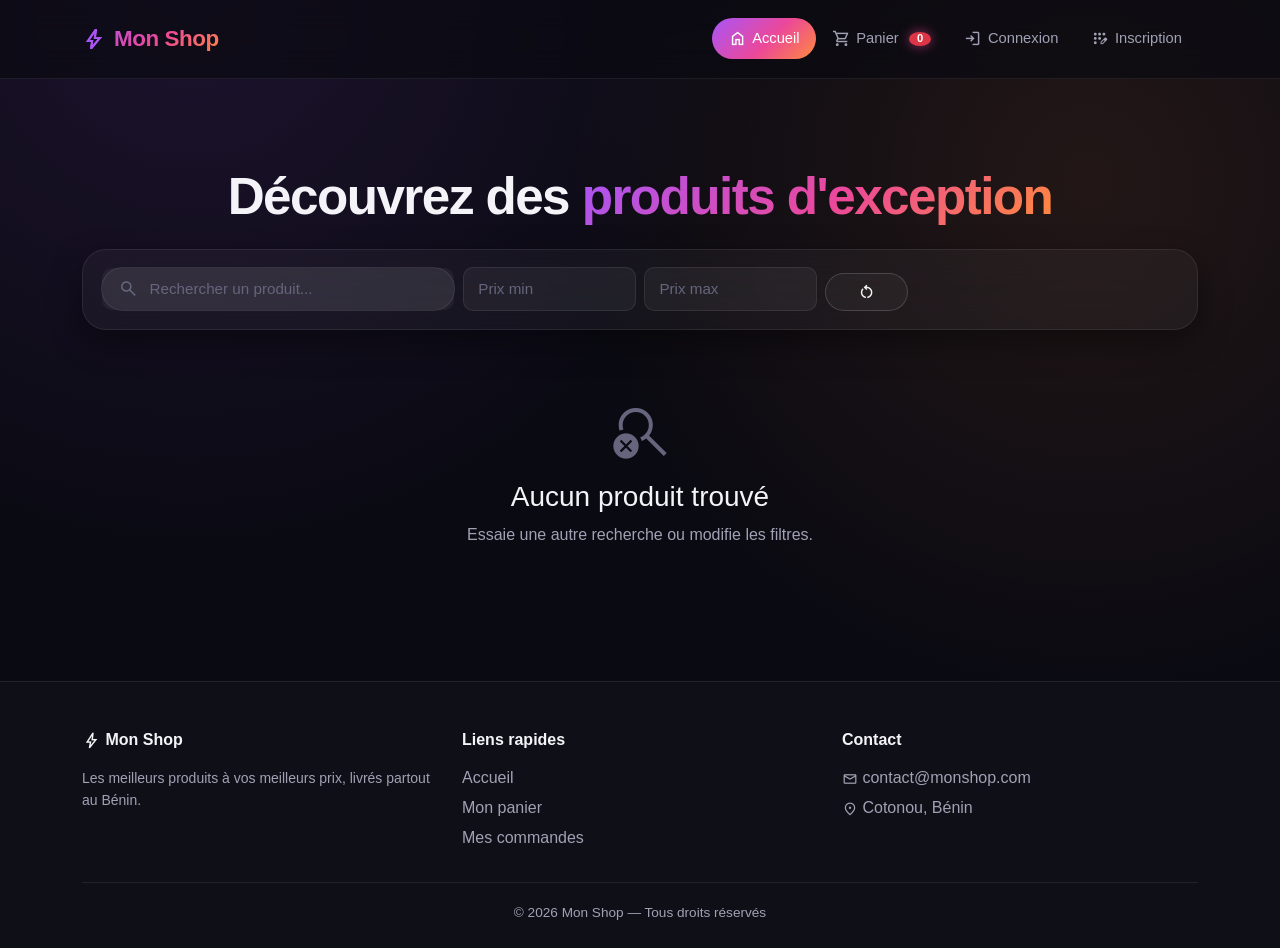
<file: frontend/index.html>
<!DOCTYPE html>
<html lang="fr">
<head>
    <meta charset="UTF-8" />
    <meta name="viewport" content="width=device-width, initial-scale=1.0"/>
    <title>Mon Shop - Accueil</title>
    <link href="https://cdn.jsdelivr.net/npm/bootstrap@5.3.0/dist/css/bootstrap.min.css" rel="stylesheet" />
    <link href="https://fonts.googleapis.com/css2?family=Material+Symbols+Outlined" rel="stylesheet" />
    <link rel="stylesheet" href="css/style.css" />
</head>
<body>

    <nav class="navbar navbar-expand-lg">
        <div class="container">
            <a class="navbar-brand" href="index.html">
                <span class="material-symbols-outlined">bolt</span> Mon Shop
            </a>
            <button class="navbar-toggler" type="button" data-bs-toggle="collapse" data-bs-target="#navbarNav">
                <span class="navbar-toggler-icon"></span>
            </button>
            <div class="collapse navbar-collapse" id="navbarNav">
                <ul class="navbar-nav ms-auto">
                    <li class="nav-item"><a class="nav-link active" href="index.html"><span class="material-symbols-outlined">home</span> Accueil</a></li>
                    <li class="nav-item"><a class="nav-link" href="cart.html"><span class="material-symbols-outlined">shopping_cart</span> Panier <span id="cart-count" class="badge bg-danger">0</span></a></li>
                    <li class="nav-item" id="auth-links"><a class="nav-link" href="login.html"><span class="material-symbols-outlined">login</span> Connexion</a></li>
                    <li class="nav-item" id="register-link"><a class="nav-link" href="register.html"><span class="material-symbols-outlined">app_registration</span> Inscription</a></li>
                    <li class="nav-item" id="orders-link" style="display:none;"><a class="nav-link" href="orders.html"><span class="material-symbols-outlined">receipt_long</span> Mes commandes</a></li>
                    <li class="nav-item" id="logout-link" style="display:none;"><a class="nav-link" href="#" id="logoutBtn"><span class="material-symbols-outlined">logout</span> Déconnexion</a></li>
                </ul>
            </div>
        </div>
    </nav>

    <section class="hero-section">
        <div class="container">
            <h1 class="hero-title">Découvrez des <span class="highlight">produits d'exception</span></h1>
            <p class="hero-subtitle">Les meilleurs produits à vos meilleurs prix, livrés rapidement partout au Bénin.</p>
        </div>
    </section>

    <div class="container">
        <div class="filters-bar">
            <div class="row g-2 align-items-end">
                <div class="col-md-4">
                    <div class="search-wrapper">
                        <span class="material-symbols-outlined search-icon">search</span>
                        <input type="text" id="searchInput" class="form-control search-input" style="padding-left:48px; border:none;" placeholder="Rechercher un produit..." />
                    </div>
                </div>
                <div class="col-md-3">
                    <select id="categoryFilter" class="form-select">
                        <option value="">Toutes catégories</option>
                    </select>
                </div>
                <div class="col-md-2">
                    <input type="number" id="priceMin" class="form-control" placeholder="Prix min" min="0" />
                </div>
                <div class="col-md-2">
                    <input type="number" id="priceMax" class="form-control" placeholder="Prix max" min="0" />
                </div>
                <div class="col-md-1">
                    <button id="resetFilters" class="btn-view w-100" title="Réinitialiser" style="border-radius:30px;">
                        <span class="material-symbols-outlined">restart_alt</span>
                    </button>
                </div>
            </div>
        </div>
    </div>

    <main class="container flex-grow-1 mt-4 mb-5">
        <div id="loading-state" class="text-center py-5">
            <div class="spinner-border"></div>
            <p class="text-secondary mt-3">Chargement des produits...</p>
        </div>
        <div id="product-list" class="row g-4"></div>
        <div id="no-products" class="empty-state d-none">
            <span class="material-symbols-outlined">search_off</span>
            <h3>Aucun produit trouvé</h3>
            <p>Essaie une autre recherche ou modifie les filtres.</p>
        </div>
    </main>

    <footer class="site-footer">
        <div class="container">
            <div class="row g-4">
                <div class="col-md-4">
                    <h6><span class="material-symbols-outlined">bolt</span> Mon Shop</h6>
                    <p class="small mb-0">Les meilleurs produits à vos meilleurs prix, livrés partout au Bénin.</p>
                </div>
                <div class="col-md-4">
                    <h6>Liens rapides</h6>
                    <p class="mb-1"><a href="index.html">Accueil</a></p>
                    <p class="mb-1"><a href="cart.html">Mon panier</a></p>
                    <p class="mb-0"><a href="orders.html">Mes commandes</a></p>
                </div>
                <div class="col-md-4">
                    <h6>Contact</h6>
                    <p class="mb-1"><span class="material-symbols-outlined" style="font-size:1rem;">mail</span> contact@monshop.com</p>
                    <p class="mb-0"><span class="material-symbols-outlined" style="font-size:1rem;">location_on</span> Cotonou, Bénin</p>
                </div>
            </div>
            <div class="footer-bottom">&copy; 2026 Mon Shop — Tous droits réservés</div>
        </div>
    </footer>

    <div class="modal fade" id="cartModal" tabindex="-1">
        <div class="modal-dialog modal-dialog-centered">
            <div class="modal-content">
                <div class="modal-header">
                    <h5 class="modal-title d-flex align-items-center gap-2">
                        <span class="material-symbols-outlined" id="modalIcon">info</span>
                        <span id="modalTitle">Panier</span>
                    </h5>
                    <button type="button" class="btn-close" data-bs-dismiss="modal"></button>
                </div>
                <div class="modal-body" id="modalBody"></div>
                <div class="modal-footer">
                    <button type="button" class="btn btn-secondary" data-bs-dismiss="modal">Fermer</button>
                </div>
            </div>
        </div>
    </div>

    <script src="https://cdn.jsdelivr.net/npm/bootstrap@5.3.0/dist/js/bootstrap.bundle.min.js"></script>
    <script type="module">
        import { isAuthenticated, logout } from './js/auth.js';
        import { loadProducts } from './js/products.js';
        import { getCart, addToCart } from './js/cart.js';

        let allProducts = [];

        function updateAuthUI() {
            const isAuth = isAuthenticated();
            document.getElementById('auth-links').style.display = isAuth ? 'none' : 'block';
            document.getElementById('register-link').style.display = isAuth ? 'none' : 'block';
            document.getElementById('orders-link').style.display = isAuth ? 'block' : 'none';
            document.getElementById('logout-link').style.display = isAuth ? 'block' : 'none';
        }

        document.getElementById('logoutBtn')?.addEventListener('click', (e) => {
            e.preventDefault();
            logout();
            updateAuthUI();
            window.location.href = 'index.html';
        });

        function updateCartCount() {
            const total = getCart().reduce((s, i) => s + i.quantity, 0);
            document.getElementById('cart-count').textContent = total;
        }

        function showModal(title, message, isSuccess = true) {
            document.getElementById('modalIcon').textContent = isSuccess ? 'check_circle' : 'error';
            document.getElementById('modalIcon').style.color = isSuccess ? 'var(--success)' : 'var(--danger)';
            document.getElementById('modalTitle').textContent = title;
            document.getElementById('modalBody').innerHTML = `
                <div class="alert ${isSuccess ? 'alert-success' : 'alert-danger'} mb-0">${message}</div>
            `;
            new bootstrap.Modal(document.getElementById('cartModal')).show();
        }

        function populateCategories(products) {
            const select = document.getElementById('categoryFilter');
            const categories = [...new Set(products.map(p => p.category).filter(c => c))];
            if (categories.length === 0) {
                select.closest('.col-md-3').style.display = 'none';
                return;
            }
            categories.sort().forEach(cat => {
                const opt = document.createElement('option');
                opt.value = cat;
                opt.textContent = cat;
                select.appendChild(opt);
            });
        }

        function displayProducts(products) {
            const container = document.getElementById('product-list');
            const noProducts = document.getElementById('no-products');

            if (!products || products.length === 0) {
                container.innerHTML = '';
                noProducts.classList.remove('d-none');
                return;
            }
            noProducts.classList.add('d-none');

            container.innerHTML = products.map(p => `
                <div class="col-md-4 col-lg-3">
                    <div class="card product-card">
                        <div class="product-image-wrapper">
                            <img src="${p.image || 'https://placehold.co/300x200?text=Produit'}"
                                 class="product-image" alt="${p.name}">
                            <span class="stock-badge ${p.stock > 0 ? 'stock-available' : 'stock-out'}">
                                ${p.stock > 0 ? 'En stock' : 'Rupture'}
                            </span>
                        </div>
                        <div class="card-body">
                            <h5 class="card-title">${p.name}</h5>
                            <p class="product-desc">${(p.description || '').substring(0, 55)}...</p>
                            <div class="price">${p.price}<span class="currency"> FCFA</span></div>
                            <div class="card-actions">
                                <a href="product-detail.html?id=${p.id}" class="btn-view">
                                    <span class="material-symbols-outlined">visibility</span> Voir
                                </a>
                                ${p.stock > 0 ? `
                                    <button class="btn-add-cart add-to-cart" data-id="${p.id}">
                                        <span class="material-symbols-outlined">add_shopping_cart</span>
                                    </button>
                                ` : `
                                    <button class="btn-add-cart disabled" disabled>
                                        <span class="material-symbols-outlined">block</span>
                                    </button>
                                `}
                            </div>
                        </div>
                    </div>
                </div>
            `).join('');

            document.querySelectorAll('.add-to-cart').forEach(btn => {
                btn.addEventListener('click', async function() {
                    const id = parseInt(this.dataset.id);
                    const result = await addToCart(id, 1);
                    updateCartCount();
                    if (result.success) {
                        showModal('Ajouté au panier', result.message, true);
                    } else {
                        showModal('Erreur', result.message, false);
                    }
                });
            });
        }

        function applyFilters() {
            const search = document.getElementById('searchInput').value.toLowerCase().trim();
            const category = document.getElementById('categoryFilter').value;
            const min = parseFloat(document.getElementById('priceMin').value) || 0;
            const max = parseFloat(document.getElementById('priceMax').value) || Infinity;

            const filtered = allProducts.filter(p => {
                const matchName = p.name.toLowerCase().includes(search);
                const matchCategory = !category || p.category === category;
                const matchPrice = p.price >= min && p.price <= max;
                return matchName && matchCategory && matchPrice;
            });

            displayProducts(filtered);
        }

        document.getElementById('searchInput').addEventListener('input', applyFilters);
        document.getElementById('categoryFilter').addEventListener('change', applyFilters);
        document.getElementById('priceMin').addEventListener('input', applyFilters);
        document.getElementById('priceMax').addEventListener('input', applyFilters);

        document.getElementById('resetFilters').addEventListener('click', () => {
            document.getElementById('searchInput').value = '';
            document.getElementById('categoryFilter').value = '';
            document.getElementById('priceMin').value = '';
            document.getElementById('priceMax').value = '';
            displayProducts(allProducts);
        });

        async function init() {
            updateAuthUI();
            updateCartCount();
            allProducts = await loadProducts();
            document.getElementById('loading-state').classList.add('d-none');
            populateCategories(allProducts);
            displayProducts(allProducts);
        }

        init();
    </script>
</body>
</html>
</file>
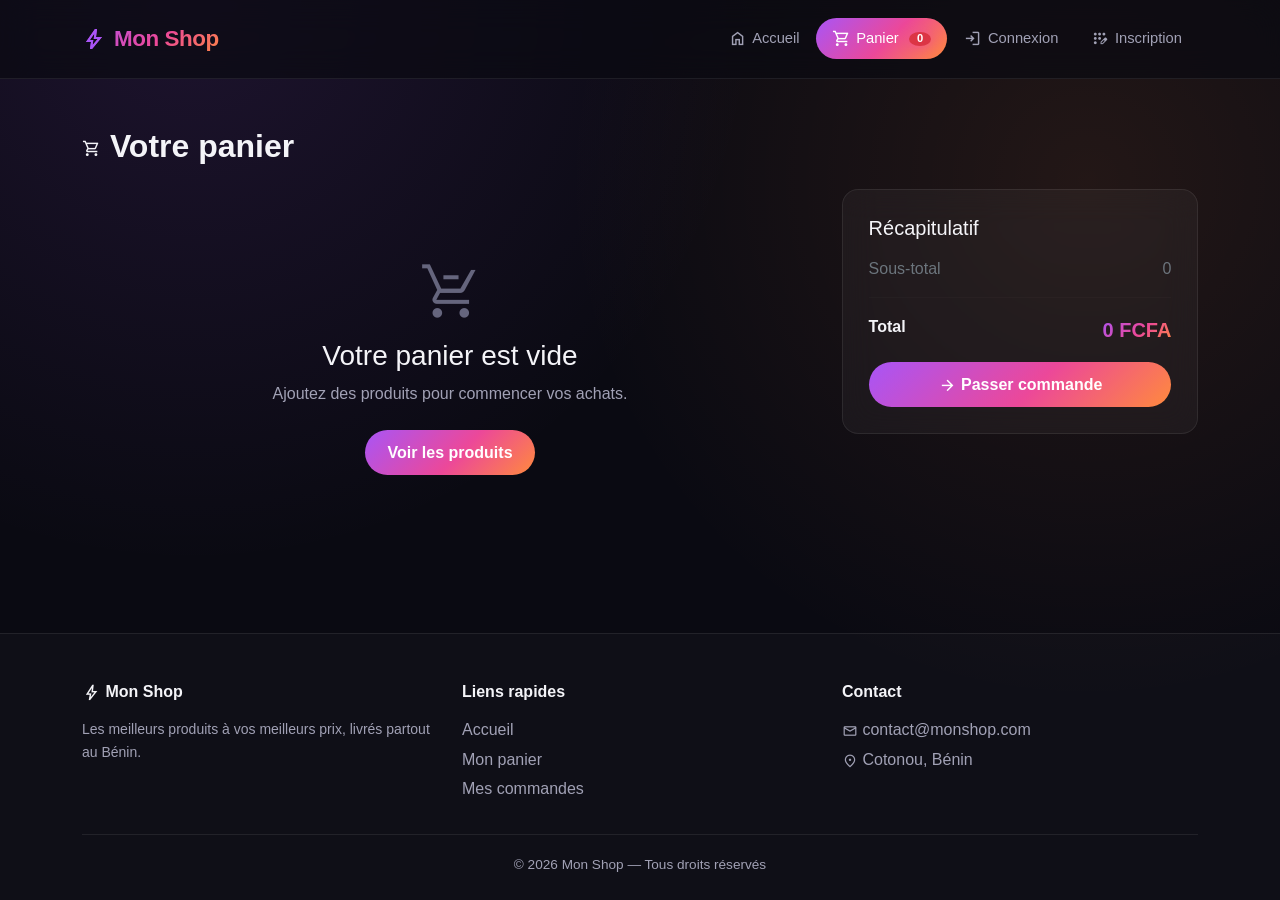
<file: frontend/cart.html>
<!DOCTYPE html>
<html lang="fr">
<head>
    <meta charset="UTF-8" />
    <meta name="viewport" content="width=device-width, initial-scale=1.0" />
    <title>Panier - Mon Shop</title>
    <link href="https://cdn.jsdelivr.net/npm/bootstrap@5.3.0/dist/css/bootstrap.min.css" rel="stylesheet" />
    <link href="https://fonts.googleapis.com/css2?family=Material+Symbols+Outlined" rel="stylesheet" />
    <link rel="stylesheet" href="css/style.css" />
</head>
<body>

    <nav class="navbar navbar-expand-lg">
        <div class="container">
            <a class="navbar-brand" href="index.html">
                <span class="material-symbols-outlined">bolt</span> Mon Shop
            </a>
            <button class="navbar-toggler" type="button" data-bs-toggle="collapse" data-bs-target="#navbarNav">
                <span class="navbar-toggler-icon"></span>
            </button>
            <div class="collapse navbar-collapse" id="navbarNav">
                <ul class="navbar-nav ms-auto">
                    <li class="nav-item"><a class="nav-link" href="index.html"><span class="material-symbols-outlined">home</span> Accueil</a></li>
                    <li class="nav-item"><a class="nav-link active" href="cart.html"><span class="material-symbols-outlined">shopping_cart</span> Panier <span id="cart-count" class="badge bg-danger">0</span></a></li>
                    <li class="nav-item" id="auth-links"><a class="nav-link" href="login.html"><span class="material-symbols-outlined">login</span> Connexion</a></li>
                    <li class="nav-item" id="register-link"><a class="nav-link" href="register.html"><span class="material-symbols-outlined">app_registration</span> Inscription</a></li>
                    <li class="nav-item" id="orders-link" style="display:none;"><a class="nav-link" href="orders.html"><span class="material-symbols-outlined">receipt_long</span> Mes commandes</a></li>
                    <li class="nav-item" id="logout-link" style="display:none;"><a class="nav-link" href="#" id="logoutBtn"><span class="material-symbols-outlined">logout</span> Déconnexion</a></li>
                </ul>
            </div>
        </div>
    </nav>

    <main class="container py-5">
        <h2 class="mb-4 fw-bold">
            <span class="material-symbols-outlined align-middle">shopping_cart</span> Votre panier
        </h2>

        <div class="row g-4">
            <div class="col-lg-8">
                <div id="cart-items" class="d-flex flex-column gap-3"></div>
            </div>

            <div class="col-lg-4">
                <div id="cart-total-section" class="cart-summary-box">
                    <h5 class="mb-3">Récapitulatif</h5>
                    <div class="d-flex justify-content-between mb-2 text-secondary">
                        <span>Sous-total</span>
                        <span id="cart-total">0</span>
                    </div>
                    <hr style="border-color: var(--border);">
                    <div class="d-flex justify-content-between mb-3">
                        <strong>Total</strong>
                        <strong id="cart-total-fcfa" class="price">0 FCFA</strong>
                    </div>
                    <a href="checkout.html" class="btn btn-primary w-100">
                        <span class="material-symbols-outlined">arrow_forward</span> Passer commande
                    </a>
                </div>
            </div>
        </div>
    </main>

    <footer class="site-footer">
        <div class="container">
            <div class="row g-4">
                <div class="col-md-4">
                    <h6><span class="material-symbols-outlined">bolt</span> Mon Shop</h6>
                    <p class="small mb-0">Les meilleurs produits à vos meilleurs prix, livrés partout au Bénin.</p>
                </div>
                <div class="col-md-4">
                    <h6>Liens rapides</h6>
                    <p class="mb-1"><a href="index.html">Accueil</a></p>
                    <p class="mb-1"><a href="cart.html">Mon panier</a></p>
                    <p class="mb-0"><a href="orders.html">Mes commandes</a></p>
                </div>
                <div class="col-md-4">
                    <h6>Contact</h6>
                    <p class="mb-1"><span class="material-symbols-outlined" style="font-size:1rem;">mail</span> contact@monshop.com</p>
                    <p class="mb-0"><span class="material-symbols-outlined" style="font-size:1rem;">location_on</span> Cotonou, Bénin</p>
                </div>
            </div>
            <div class="footer-bottom">&copy; 2026 Mon Shop — Tous droits réservés</div>
        </div>
    </footer>

    <script src="https://cdn.jsdelivr.net/npm/bootstrap@5.3.0/dist/js/bootstrap.bundle.min.js"></script>
    <script type="module">
        import { isAuthenticated, logout } from './js/auth.js';
        import { getCart, getCartDetails, removeFromCart, addToCart } from './js/cart.js';

        function updateAuthUI() {
            const isAuth = isAuthenticated();
            document.getElementById('auth-links').style.display = isAuth ? 'none' : 'block';
            document.getElementById('register-link').style.display = isAuth ? 'none' : 'block';
            document.getElementById('orders-link').style.display = isAuth ? 'block' : 'none';
            document.getElementById('logout-link').style.display = isAuth ? 'block' : 'none';
        }

        document.getElementById('logoutBtn')?.addEventListener('click', (e) => {
            e.preventDefault();
            logout();
            updateAuthUI();
            window.location.href = 'index.html';
        });

        function updateCartCount() {
            document.getElementById('cart-count').textContent = getCart().reduce((s, i) => s + i.quantity, 0);
        }

        async function displayCart() {
            const container = document.getElementById('cart-items');
            const items = await getCartDetails();
            updateCartCount();

            if (items.length === 0) {
                container.innerHTML = `
                    <div class="empty-state">
                        <span class="material-symbols-outlined">remove_shopping_cart</span>
                        <h3>Votre panier est vide</h3>
                        <p>Ajoutez des produits pour commencer vos achats.</p>
                        <a href="index.html" class="btn btn-primary mt-2">Voir les produits</a>
                    </div>`;
                document.getElementById('cart-total').textContent = '0';
                document.getElementById('cart-total-fcfa').textContent = '0 FCFA';
                return;
            }

            let total = 0;
            container.innerHTML = items.map(item => {
                total += item.total;
                return `
                    <div class="cart-item-card p-3 d-flex flex-wrap align-items-center gap-3">
                        <img src="${item.image || 'https://placehold.co/80x80?text=Produit'}" class="cart-item-img">
                        <div class="flex-grow-1">
                            <h6 class="mb-1">${item.name}</h6>
                            <span class="text-secondary small">${item.price} FCFA / unité</span>
                        </div>
                        <div class="qty-control">
                            <button class="qty-minus" data-id="${item.productId}">−</button>
                            <span>${item.quantity}</span>
                            <button class="qty-plus" data-id="${item.productId}">+</button>
                        </div>
                        <div style="min-width:90px;text-align:right;" class="price">${item.total}<span class="currency"> FCFA</span></div>
                        <button class="btn-add-cart remove-item" data-id="${item.productId}" style="background:var(--danger);width:38px;">
                            <span class="material-symbols-outlined">delete</span>
                        </button>
                    </div>
                `;
            }).join('');

            document.getElementById('cart-total').textContent = total;
            document.getElementById('cart-total-fcfa').textContent = total + ' FCFA';

            document.querySelectorAll('.remove-item').forEach(btn => {
                btn.addEventListener('click', () => {
                    removeFromCart(Number(btn.dataset.id));
                    displayCart();
                });
            });

            document.querySelectorAll('.qty-minus').forEach(btn => {
                btn.addEventListener('click', async () => {
                    const id = Number(btn.dataset.id);
                    const item = getCart().find(i => i.productId === id);
                    if (item.quantity > 1) {
                        await addToCart(id, -1);
                        displayCart();
                    }
                });
            });

            document.querySelectorAll('.qty-plus').forEach(btn => {
                btn.addEventListener('click', async () => {
                    const id = Number(btn.dataset.id);
                    await addToCart(id, 1);
                    displayCart();
                });
            });
        }

        updateAuthUI();
        displayCart();
    </script>
</body>
</html>
</file>
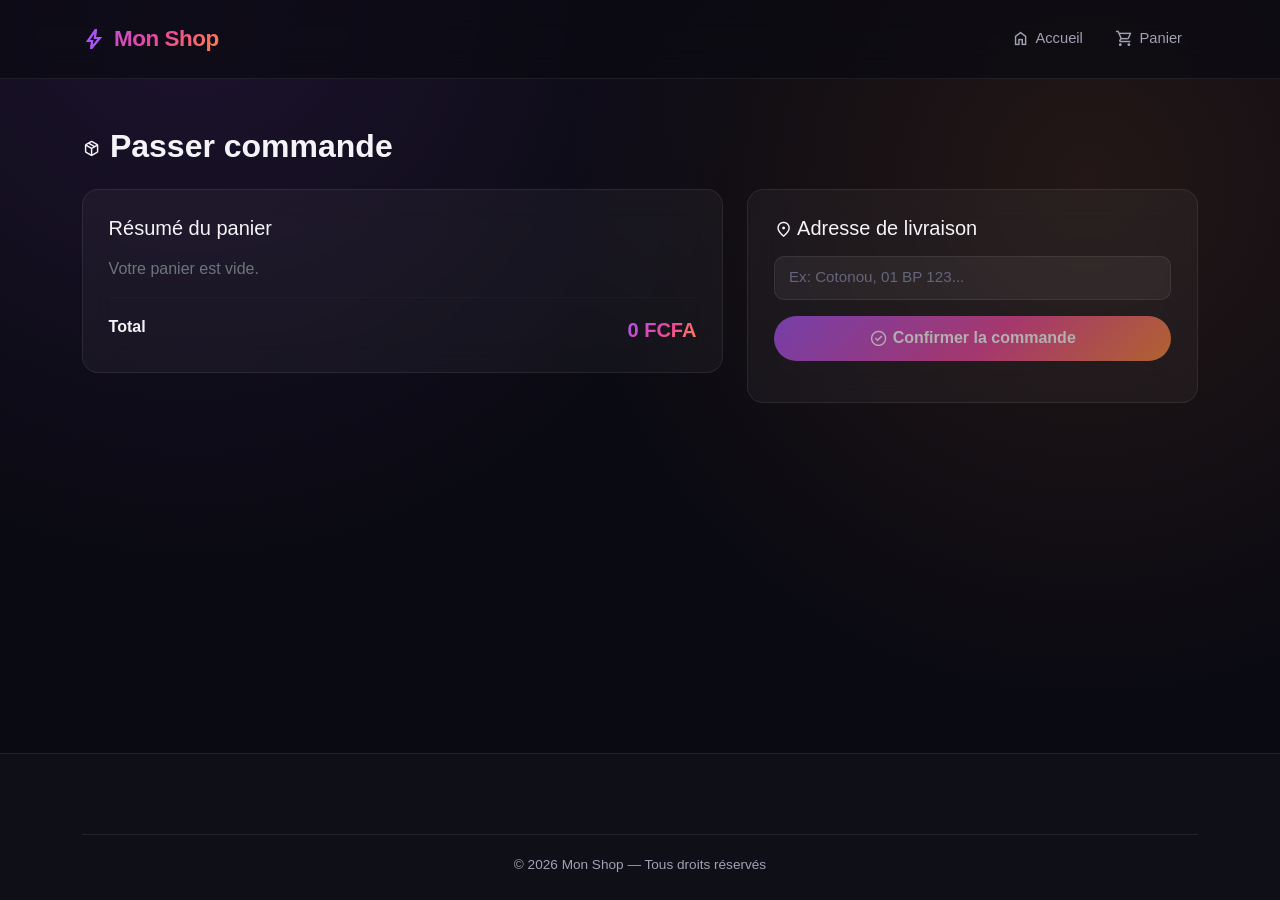
<file: frontend/checkout.html>
<!DOCTYPE html>
<html lang="fr">
<head>
    <meta charset="UTF-8" />
    <meta name="viewport" content="width=device-width, initial-scale=1.0" />
    <title>Passer commande - Mon Shop</title>
    <link href="https://cdn.jsdelivr.net/npm/bootstrap@5.3.0/dist/css/bootstrap.min.css" rel="stylesheet" />
    <link href="https://fonts.googleapis.com/css2?family=Material+Symbols+Outlined" rel="stylesheet" />
    <link rel="stylesheet" href="css/style.css" />
</head>
<body>

    <nav class="navbar navbar-expand-lg">
        <div class="container">
            <a class="navbar-brand" href="index.html">
                <span class="material-symbols-outlined">bolt</span> Mon Shop
            </a>
            <button class="navbar-toggler" type="button" data-bs-toggle="collapse" data-bs-target="#navbarNav">
                <span class="navbar-toggler-icon"></span>
            </button>
            <div class="collapse navbar-collapse" id="navbarNav">
                <ul class="navbar-nav ms-auto">
                    <li class="nav-item"><a class="nav-link" href="index.html"><span class="material-symbols-outlined">home</span> Accueil</a></li>
                    <li class="nav-item"><a class="nav-link" href="cart.html"><span class="material-symbols-outlined">shopping_cart</span> Panier</a></li>
                    <li class="nav-item" id="orders-link" style="display:none;"><a class="nav-link" href="orders.html"><span class="material-symbols-outlined">receipt_long</span> Mes commandes</a></li>
                    <li class="nav-item" id="logout-link" style="display:none;"><a class="nav-link" href="#" id="logoutBtn"><span class="material-symbols-outlined">logout</span> Déconnexion</a></li>
                </ul>
            </div>
        </div>
    </nav>

    <main class="container my-5">
        <h2 class="fw-bold mb-4">
            <span class="material-symbols-outlined align-middle">package_2</span> Passer commande
        </h2>

        <div class="row g-4">
            <div class="col-lg-7">
                <div class="cart-summary-box mb-4">
                    <h5 class="mb-3">Résumé du panier</h5>
                    <div id="cart-items"></div>
                    <hr style="border-color: var(--border);">
                    <div class="d-flex justify-content-between">
                        <strong>Total</strong>
                        <strong class="price"><span id="cart-total">0</span> FCFA</strong>
                    </div>
                </div>
            </div>

            <div class="col-lg-5">
                <div class="cart-summary-box">
                    <h5 class="mb-3">
                        <span class="material-symbols-outlined align-middle">location_on</span> Adresse de livraison
                    </h5>
                    <div class="mb-3">
                        <input type="text" id="address" class="form-control" placeholder="Ex: Cotonou, 01 BP 123..." required>
                    </div>
                    <button id="submit-order" class="btn btn-primary w-100">
                        <span class="material-symbols-outlined">check_circle</span> Confirmer la commande
                    </button>
                    <div id="order-message" class="mt-3"></div>
                </div>
            </div>
        </div>
    </main>

    <footer class="site-footer">
        <div class="container">
            <div class="footer-bottom">&copy; 2026 Mon Shop — Tous droits réservés</div>
        </div>
    </footer>

    <div class="modal fade" id="loginModal" tabindex="-1">
        <div class="modal-dialog modal-dialog-centered">
            <div class="modal-content">
                <div class="modal-header">
                    <h5 class="modal-title d-flex align-items-center gap-2">
                        <span class="material-symbols-outlined" style="color:var(--accent1);">lock</span>
                        Connexion requise
                    </h5>
                    <button type="button" class="btn-close" data-bs-dismiss="modal"></button>
                </div>
                <div class="modal-body">
                    <p>Vous devez être connecté pour passer une commande.</p>
                    <a href="login.html" class="btn btn-primary">Se connecter</a>
                    <a href="register.html" class="btn btn-dark-custom">Créer un compte</a>
                </div>
                <div class="modal-footer">
                    <button type="button" class="btn btn-secondary" data-bs-dismiss="modal">Fermer</button>
                </div>
            </div>
        </div>
    </div>

    <div class="modal fade" id="messageModal" tabindex="-1">
        <div class="modal-dialog modal-dialog-centered">
            <div class="modal-content">
                <div class="modal-header">
                    <h5 class="modal-title d-flex align-items-center gap-2">
                        <span class="material-symbols-outlined" id="messageModalIcon">info</span>
                        <span id="messageModalTitle">Message</span>
                    </h5>
                    <button type="button" class="btn-close" data-bs-dismiss="modal"></button>
                </div>
                <div class="modal-body" id="messageModalBody"></div>
                <div class="modal-footer">
                    <button type="button" class="btn btn-secondary" data-bs-dismiss="modal">Fermer</button>
                </div>
            </div>
        </div>
    </div>

    <script src="https://cdn.jsdelivr.net/npm/bootstrap@5.3.0/dist/js/bootstrap.bundle.min.js"></script>
    <script type="module">
        import { getCartDetails, clearCart } from './js/cart.js';
        import { getToken, isAuthenticated, logout } from './js/auth.js';
        import { API_URL } from './js/config.js';

        function updateAuthUI() {
            const isAuth = isAuthenticated();
            document.getElementById('orders-link').style.display = isAuth ? 'block' : 'none';
            document.getElementById('logout-link').style.display = isAuth ? 'block' : 'none';
        }

        document.getElementById('logoutBtn')?.addEventListener('click', (e) => {
            e.preventDefault();
            logout();
            updateAuthUI();
            window.location.href = 'index.html';
        });

        function showModal(title, message, isSuccess = true) {
            document.getElementById('messageModalIcon').textContent = isSuccess ? 'check_circle' : 'error';
            document.getElementById('messageModalIcon').style.color = isSuccess ? 'var(--success)' : 'var(--danger)';
            document.getElementById('messageModalTitle').textContent = title;
            document.getElementById('messageModalBody').innerHTML = `
                <div class="alert ${isSuccess ? 'alert-success' : 'alert-danger'} mb-0">${message}</div>
            `;
            new bootstrap.Modal(document.getElementById('messageModal')).show();
        }

        async function loadCart() {
            const items = await getCartDetails();
            const container = document.getElementById('cart-items');
            const totalSpan = document.getElementById('cart-total');

            if (!items || items.length === 0) {
                container.innerHTML = '<p class="text-secondary mb-0">Votre panier est vide.</p>';
                totalSpan.textContent = '0';
                document.getElementById('submit-order').disabled = true;
                return;
            }

            let total = 0;
            container.innerHTML = items.map(item => {
                total += item.total;
                return `<div class="d-flex justify-content-between py-2" style="border-bottom:1px solid var(--border);">
                    <span>${item.name}</span>
                    <span>${item.quantity} × ${item.price} FCFA = <strong>${item.total} FCFA</strong></span>
                </div>`;
            }).join('');
            totalSpan.textContent = total;
            document.getElementById('submit-order').disabled = false;
        }

        document.getElementById('submit-order').addEventListener('click', async function() {
            if (!isAuthenticated()) {
                new bootstrap.Modal(document.getElementById('loginModal')).show();
                return;
            }

            const address = document.getElementById('address').value.trim();
            if (!address) {
                showModal('Adresse manquante', 'Veuillez entrer votre adresse de livraison.', false);
                return;
            }

            const cart = JSON.parse(localStorage.getItem('cart') || '[]');
            if (cart.length === 0) {
                showModal('Panier vide', 'Votre panier est vide.', false);
                return;
            }

            const token = getToken();
            showModal('Traitement en cours', 'Votre commande est en cours de traitement...', true);

            try {
                const response = await fetch(`${API_URL}create_order/`, {
                    method: 'POST',
                    headers: {
                        'Content-Type': 'application/json',
                        'Authorization': `Bearer ${token}`
                    },
                    body: JSON.stringify({ cart, address })
                });

                const data = await response.json();

                if (response.ok) {
                    showModal('Commande enregistrée', `Commande #${data.order_id} créée avec succès !`, true);
                    clearCart();
                    setTimeout(() => window.location.href = 'order-confirmation.html', 2000);
                } else {
                    showModal('Erreur', data.error || 'Erreur lors de la commande.', false);
                }
            } catch (error) {
                showModal('Erreur réseau', 'Vérifiez votre connexion internet.', false);
            }
        });

        updateAuthUI();
        loadCart();
    </script>
</body>
</html>
</file>
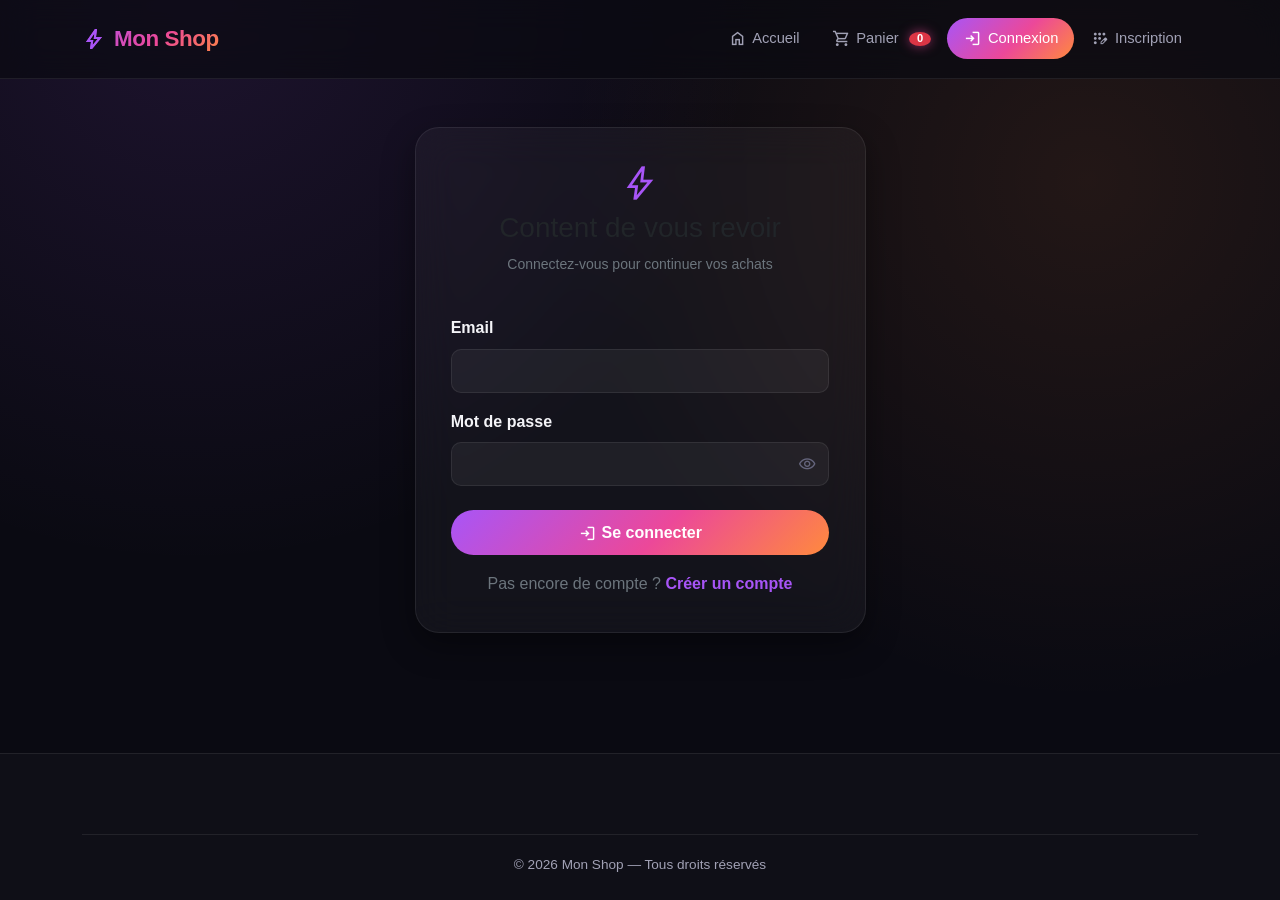
<file: frontend/login.html>
<!DOCTYPE html>
<html lang="fr">
<head>
    <meta charset="UTF-8" />
    <meta name="viewport" content="width=device-width, initial-scale=1.0" />
    <title>Mon Shop - Connexion</title>
    <link href="https://cdn.jsdelivr.net/npm/bootstrap@5.3.0/dist/css/bootstrap.min.css" rel="stylesheet" />
    <link href="https://fonts.googleapis.com/css2?family=Material+Symbols+Outlined" rel="stylesheet" />
    <link rel="stylesheet" href="css/style.css" />
</head>
<body>

    <nav class="navbar navbar-expand-lg">
        <div class="container">
            <a class="navbar-brand" href="index.html">
                <span class="material-symbols-outlined">bolt</span> Mon Shop
            </a>
            <button class="navbar-toggler" type="button" data-bs-toggle="collapse" data-bs-target="#navbarNav">
                <span class="navbar-toggler-icon"></span>
            </button>
            <div class="collapse navbar-collapse" id="navbarNav">
                <ul class="navbar-nav ms-auto">
                    <li class="nav-item"><a class="nav-link" href="index.html"><span class="material-symbols-outlined">home</span> Accueil</a></li>
                    <li class="nav-item"><a class="nav-link" href="cart.html"><span class="material-symbols-outlined">shopping_cart</span> Panier <span id="cart-count" class="badge bg-danger">0</span></a></li>
                    <li class="nav-item"><a class="nav-link active" href="login.html"><span class="material-symbols-outlined">login</span> Connexion</a></li>
                    <li class="nav-item"><a class="nav-link" href="register.html"><span class="material-symbols-outlined">app_registration</span> Inscription</a></li>
                </ul>
            </div>
        </div>
    </nav>

    <main class="container my-5 flex-grow-1">
        <div class="row justify-content-center">
            <div class="col-md-7 col-lg-5">
                <div class="card auth-card">
                    <div class="card-body">
                        <div class="text-center mb-4">
                            <span class="material-symbols-outlined" style="font-size:2.5rem;color:var(--accent1);">bolt</span>
                            <h1 class="h3 mt-2">Content de vous revoir</h1>
                            <p class="text-secondary small">Connectez-vous pour continuer vos achats</p>
                        </div>
                        <form id="loginForm">
                            <div class="mb-3">
                                <label for="username" class="form-label fw-semibold">Email</label>
                                <input type="text" class="form-control" id="username" autocomplete="username" required />
                            </div>
                            <div class="mb-3">
                                <label for="password" class="form-label fw-semibold">Mot de passe</label>
                                <div class="password-wrapper">
                                    <input type="password" class="form-control" id="password" autocomplete="current-password" required />
                                    <button type="button" class="password-toggle" data-target="password">
                                        <span class="material-symbols-outlined">visibility</span>
                                    </button>
                                </div>
                            </div>
                            <button type="submit" class="btn btn-primary w-100 mt-2" id="loginBtn">
                                <span class="material-symbols-outlined">login</span> Se connecter
                            </button>
                        </form>
                        <div id="message" class="alert mt-3 d-none" role="alert"></div>
                        <p class="text-center text-secondary mt-3 mb-0">
                            Pas encore de compte ? <a href="register.html" style="color:var(--accent1);font-weight:600;">Créer un compte</a>
                        </p>
                    </div>
                </div>
            </div>
        </div>
    </main>

    <footer class="site-footer">
        <div class="container">
            <div class="footer-bottom">&copy; 2026 Mon Shop — Tous droits réservés</div>
        </div>
    </footer>

    <script src="https://cdn.jsdelivr.net/npm/bootstrap@5.3.0/dist/js/bootstrap.bundle.min.js"></script>
    <script type="module">
        import { login, isAuthenticated } from './js/auth.js';
        import { getCart } from './js/cart.js';

        function updateCartCount() {
            const total = getCart().reduce((sum, item) => sum + item.quantity, 0);
            document.getElementById('cart-count').textContent = total;
        }

        document.querySelectorAll('.password-toggle').forEach(btn => {
            btn.addEventListener('click', () => {
                const input = document.getElementById(btn.dataset.target);
                const icon = btn.querySelector('.material-symbols-outlined');
                if (input.type === 'password') {
                    input.type = 'text';
                    icon.textContent = 'visibility_off';
                } else {
                    input.type = 'password';
                    icon.textContent = 'visibility';
                }
            });
        });

        function showMessage(text, type) {
            const msg = document.getElementById('message');
            msg.textContent = text;
            msg.className = `alert alert-${type} mt-3`;
        }

        if (isAuthenticated()) window.location.href = 'index.html';

        document.getElementById('loginForm').addEventListener('submit', async (e) => {
            e.preventDefault();
            const btn = document.getElementById('loginBtn');
            const username = document.getElementById('username').value.trim();
            const password = document.getElementById('password').value;

            btn.disabled = true;
            btn.innerHTML = '<span class="spinner-border spinner-border-sm"></span> Connexion...';

            const result = await login(username, password);
            if (result === "Connexion réussie") {
                showMessage(result, 'success');
                setTimeout(() => window.location.href = 'index.html', 800);
            } else {
                showMessage(result, 'danger');
                btn.disabled = false;
                btn.innerHTML = '<span class="material-symbols-outlined">login</span> Se connecter';
            }
        });

        updateCartCount();
    </script>
</body>
</html>
</file>
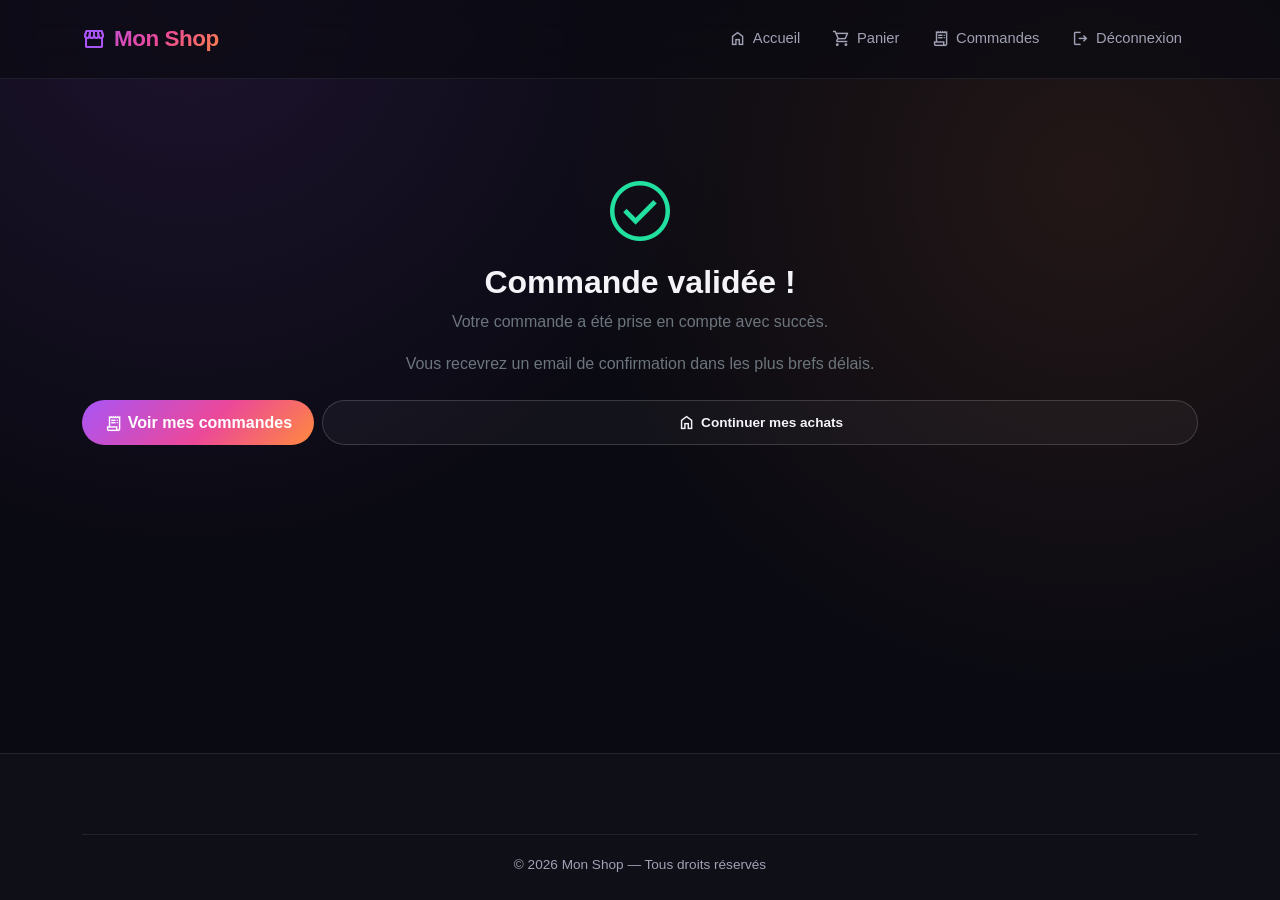
<file: frontend/order-confirmation.html>
<!DOCTYPE html>
<html lang="fr">
<head>
    <meta charset="UTF-8" />
    <meta name="viewport" content="width=device-width, initial-scale=1.0" />
    <title>Mon Shop - Commande validée</title>
    <link href="https://cdn.jsdelivr.net/npm/bootstrap@5.3.0/dist/css/bootstrap.min.css" rel="stylesheet" />
    <link href="https://fonts.googleapis.com/css2?family=Material+Symbols+Outlined" rel="stylesheet" />
    <link rel="stylesheet" href="css/style.css" />
</head>
<body>

    <nav class="navbar navbar-expand-lg">
        <div class="container">
            <a class="navbar-brand" href="index.html">
                <span class="material-symbols-outlined">storefront</span> Mon Shop
            </a>
            <button class="navbar-toggler" type="button" data-bs-toggle="collapse" data-bs-target="#navbarNav">
                <span class="navbar-toggler-icon"></span>
            </button>
            <div class="collapse navbar-collapse" id="navbarNav">
                <ul class="navbar-nav ms-auto">
                    <li class="nav-item"><a class="nav-link" href="index.html"><span class="material-symbols-outlined">home</span> Accueil</a></li>
                    <li class="nav-item"><a class="nav-link" href="cart.html"><span class="material-symbols-outlined">shopping_cart</span> Panier</a></li>
                    <li class="nav-item"><a class="nav-link" href="orders.html"><span class="material-symbols-outlined">receipt_long</span> Commandes</a></li>
                    <li class="nav-item" id="logout-link"><a class="nav-link" href="#" id="logoutBtn"><span class="material-symbols-outlined">logout</span> Déconnexion</a></li>
                </ul>
            </div>
        </div>
    </nav>

    <main class="container my-5 flex-grow-1 text-center py-5">
        <span class="material-symbols-outlined" style="font-size:4.5rem;color:var(--success);">check_circle</span>
        <h1 class="h2 mt-3 fw-bold">Commande validée !</h1>
        <p class="text-secondary">Votre commande a été prise en compte avec succès.</p>
        <p class="text-secondary">Vous recevrez un email de confirmation dans les plus brefs délais.</p>
        <div class="mt-4 d-flex justify-content-center gap-2 flex-wrap">
            <a href="orders.html" class="btn btn-primary">
                <span class="material-symbols-outlined">receipt_long</span> Voir mes commandes
            </a>
            <a href="index.html" class="btn-view d-inline-flex align-items-center" style="width:auto;">
                <span class="material-symbols-outlined">home</span> Continuer mes achats
            </a>
        </div>
    </main>

    <footer class="site-footer">
        <div class="container">
            <div class="footer-bottom">&copy; 2026 Mon Shop — Tous droits réservés</div>
        </div>
    </footer>

    <script src="https://cdn.jsdelivr.net/npm/bootstrap@5.3.0/dist/js/bootstrap.bundle.min.js"></script>
    <script type="module">
        import { logout } from './js/auth.js';

        document.getElementById('logoutBtn')?.addEventListener('click', (e) => {
            e.preventDefault();
            logout();
            window.location.href = 'index.html';
        });
    </script>
</body>
</html>
</file>
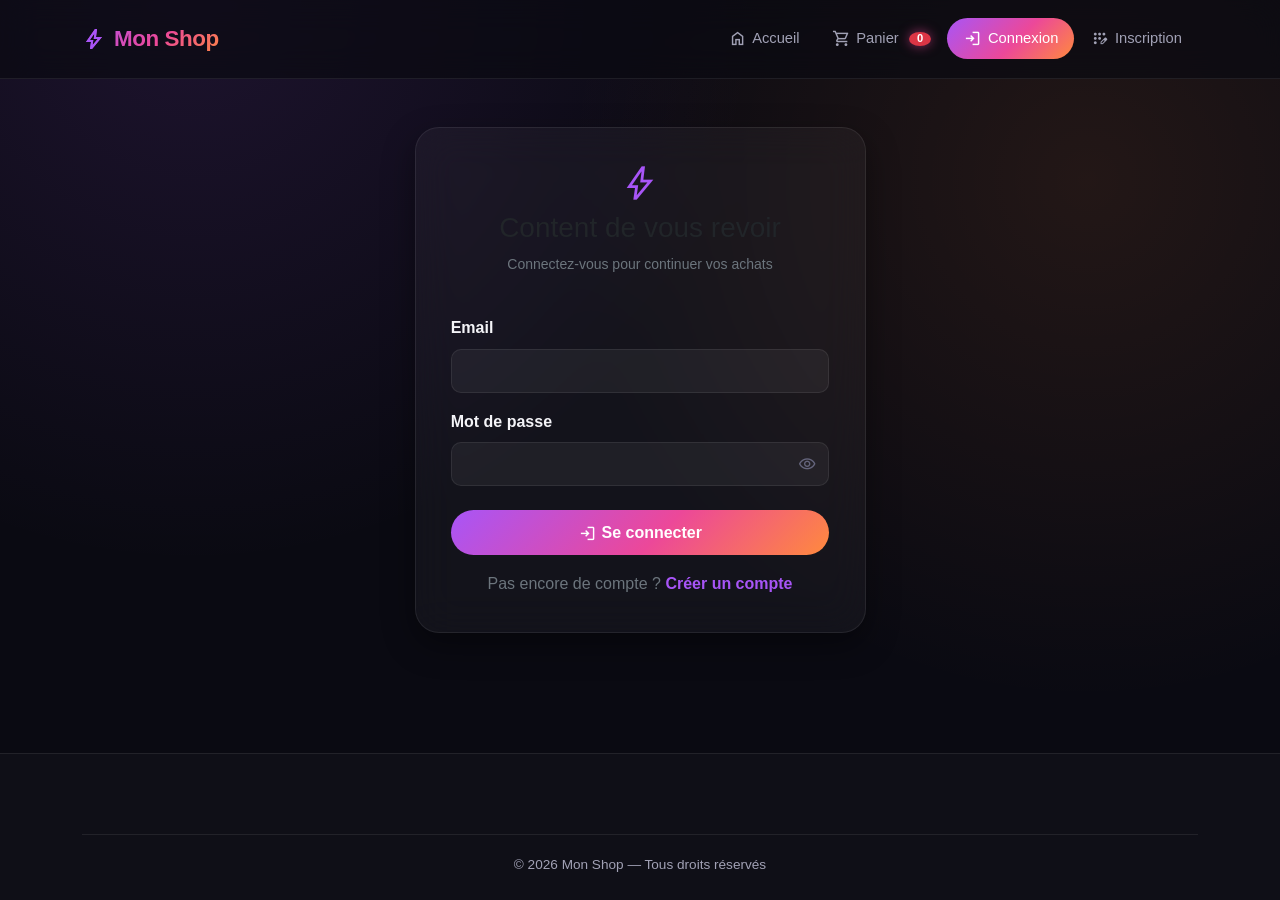
<file: frontend/order-detail.html>
<!DOCTYPE html>
<html lang="fr">
<head>
    <meta charset="UTF-8" />
    <meta name="viewport" content="width=device-width, initial-scale=1.0" />
    <title>Détail commande - Mon Shop</title>
    <link href="https://cdn.jsdelivr.net/npm/bootstrap@5.3.0/dist/css/bootstrap.min.css" rel="stylesheet" />
    <link href="https://fonts.googleapis.com/css2?family=Material+Symbols+Outlined" rel="stylesheet" />
    <link rel="stylesheet" href="css/style.css" />
</head>
<body>

    <nav class="navbar navbar-expand-lg">
        <div class="container">
            <a class="navbar-brand" href="index.html">
                <span class="material-symbols-outlined">storefront</span> Mon Shop
            </a>
            <button class="navbar-toggler" type="button" data-bs-toggle="collapse" data-bs-target="#navbarNav">
                <span class="navbar-toggler-icon"></span>
            </button>
            <div class="collapse navbar-collapse" id="navbarNav">
                <ul class="navbar-nav ms-auto">
                    <li class="nav-item"><a class="nav-link" href="index.html"><span class="material-symbols-outlined">home</span> Accueil</a></li>
                    <li class="nav-item"><a class="nav-link" href="cart.html"><span class="material-symbols-outlined">shopping_cart</span> Panier</a></li>
                    <li class="nav-item"><a class="nav-link" href="orders.html"><span class="material-symbols-outlined">receipt_long</span> Mes commandes</a></li>
                    <li class="nav-item" id="logout-link"><a class="nav-link" href="#" id="logoutBtn"><span class="material-symbols-outlined">logout</span> Déconnexion</a></li>
                </ul>
            </div>
        </div>
    </nav>

    <main class="container my-5">
        <a href="orders.html" class="btn-view d-inline-flex mb-4" style="width:auto;">
            <span class="material-symbols-outlined">arrow_back</span> Retour
        </a>
        <div id="order-detail"></div>
    </main>

    <footer class="site-footer">
        <div class="container">
            <div class="footer-bottom">&copy; 2026 Mon Shop — Tous droits réservés</div>
        </div>
    </footer>

    <script src="https://cdn.jsdelivr.net/npm/bootstrap@5.3.0/dist/js/bootstrap.bundle.min.js"></script>
    <script type="module">
        import { getToken, isAuthenticated, logout } from './js/auth.js';
        import { API_URL } from './js/config.js';

        if (!isAuthenticated()) {
            window.location.href = 'login.html';
        }

        document.getElementById('logoutBtn')?.addEventListener('click', (e) => {
            e.preventDefault();
            logout();
            window.location.href = 'index.html';
        });

        async function loadOrderDetail() {
            const id = new URLSearchParams(window.location.search).get('id');
            const container = document.getElementById('order-detail');

            if (!id) {
                container.innerHTML = `<div class="alert alert-warning">Commande introuvable</div>`;
                return;
            }

            const token = getToken();
            const response = await fetch(`${API_URL}orders/${id}/`, {
                headers: { 'Authorization': `Bearer ${token}` }
            });

            if (!response.ok) {
                container.innerHTML = `<div class="alert alert-danger">Impossible de charger la commande</div>`;
                return;
            }

            const order = await response.json();

            container.innerHTML = `
                <div class="cart-summary-box">
                    <div class="d-flex justify-content-between align-items-start flex-wrap gap-2 mb-3">
                        <h2 class="mb-0">Commande #${order.id}</h2>
                        <span class="stock-badge stock-available" style="position:static;display:inline-block;">${order.status}</span>
                    </div>
                    <p class="text-secondary mb-1">
                        <span class="material-symbols-outlined align-middle" style="font-size:1rem;">location_on</span>
                        ${order.address}
                    </p>
                    <p class="text-secondary mb-4">
                        <span class="material-symbols-outlined align-middle" style="font-size:1rem;">calendar_month</span>
                        ${new Date(order.created_at).toLocaleDateString()}
                    </p>
                    <hr>
                    <h5 class="mb-3">Articles</h5>
                    <div class="d-flex flex-column gap-2 mb-3">
                        ${order.items.map(item => `
                            <div class="d-flex justify-content-between border-bottom py-2">
                                <span>${item.product.name} × ${item.quantity}</span>
                                <strong>${item.price * item.quantity} FCFA</strong>
                            </div>
                        `).join('')}
                    </div>
                    <div class="d-flex justify-content-between">
                        <h5 class="mb-0">Total</h5>
                        <h5 class="text-success mb-0">${order.total} FCFA</h5>
                    </div>
                </div>
            `;
        }

        loadOrderDetail();
    </script>
</body>
</html>
</file>
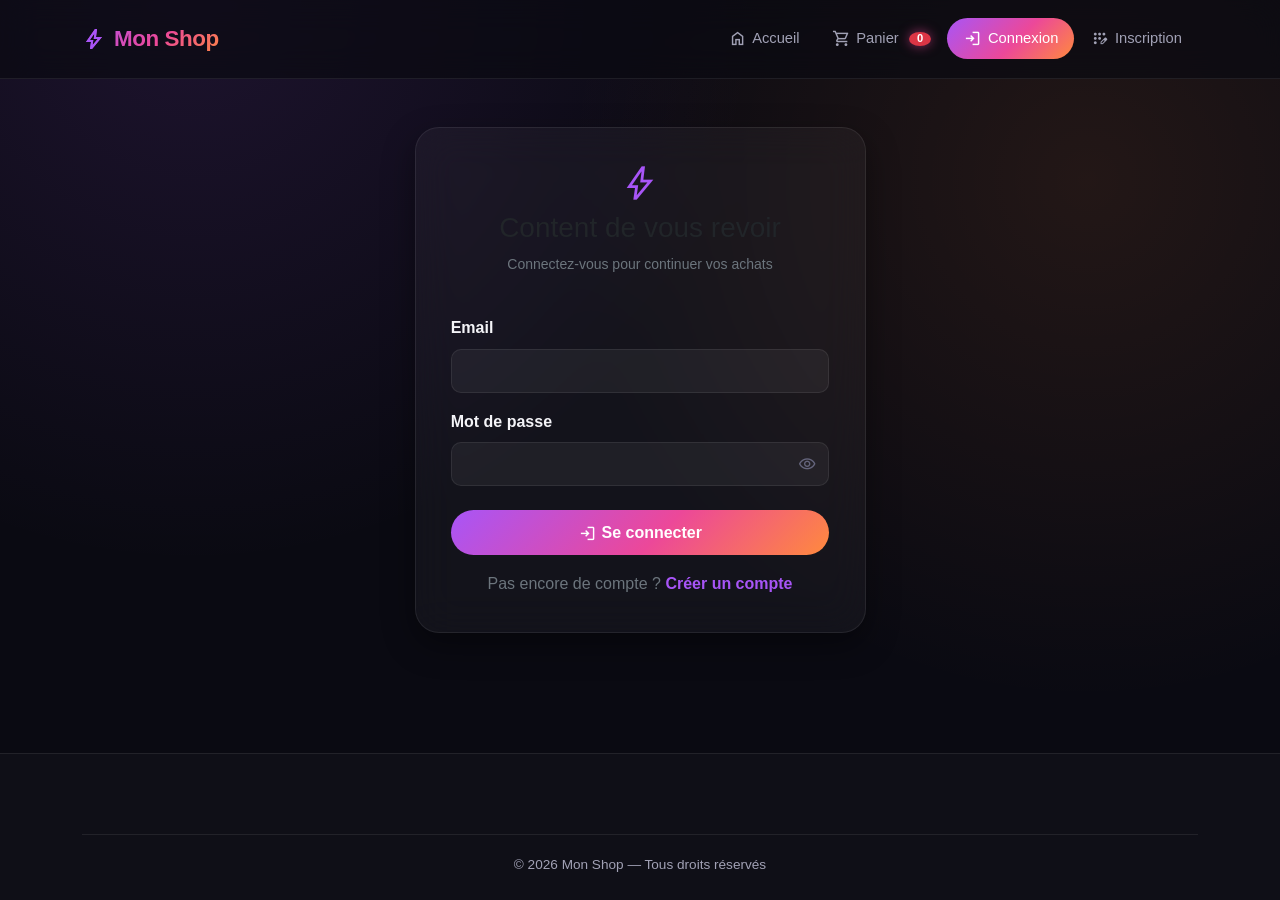
<file: frontend/orders.html>
<!DOCTYPE html>
<html lang="fr">
<head>
    <meta charset="UTF-8" />
    <meta name="viewport" content="width=device-width, initial-scale=1.0" />
    <title>Mes commandes - Mon Shop</title>
    <link href="https://cdn.jsdelivr.net/npm/bootstrap@5.3.0/dist/css/bootstrap.min.css" rel="stylesheet" />
    <link href="https://fonts.googleapis.com/css2?family=Material+Symbols+Outlined" rel="stylesheet" />
    <link rel="stylesheet" href="css/style.css" />
</head>
<body>

    <nav class="navbar navbar-expand-lg">
        <div class="container">
            <a class="navbar-brand" href="index.html">
                <span class="material-symbols-outlined">storefront</span> Mon Shop
            </a>
            <button class="navbar-toggler" type="button" data-bs-toggle="collapse" data-bs-target="#navbarNav">
                <span class="navbar-toggler-icon"></span>
            </button>
            <div class="collapse navbar-collapse" id="navbarNav">
                <ul class="navbar-nav ms-auto">
                    <li class="nav-item"><a class="nav-link" href="index.html"><span class="material-symbols-outlined">home</span> Accueil</a></li>
                    <li class="nav-item"><a class="nav-link" href="cart.html"><span class="material-symbols-outlined">shopping_cart</span> Panier</a></li>
                    <li class="nav-item"><a class="nav-link active" href="orders.html"><span class="material-symbols-outlined">receipt_long</span> Mes commandes</a></li>
                    <li class="nav-item" id="logout-link"><a class="nav-link" href="#" id="logoutBtn"><span class="material-symbols-outlined">logout</span> Déconnexion</a></li>
                </ul>
            </div>
        </div>
    </nav>

    <main class="container my-5">
        <h2 class="fw-bold mb-4">
            <span class="material-symbols-outlined align-middle">receipt_long</span> Mes commandes
        </h2>
        <div id="orders-list" class="d-flex flex-column gap-3"></div>
    </main>

    <footer class="site-footer">
        <div class="container">
            <div class="footer-bottom">&copy; 2026 Mon Shop — Tous droits réservés</div>
        </div>
    </footer>

    <script src="https://cdn.jsdelivr.net/npm/bootstrap@5.3.0/dist/js/bootstrap.bundle.min.js"></script>
    <script type="module">
        import { getToken, isAuthenticated, logout } from './js/auth.js';
        import { API_URL } from './js/config.js';

        if (!isAuthenticated()) {
            window.location.href = 'login.html';
        }

        document.getElementById('logoutBtn')?.addEventListener('click', (e) => {
            e.preventDefault();
            logout();
            window.location.href = 'index.html';
        });

        function statusBadgeClass(status) {
            if (status === 'Livrée' || status === 'Terminée') return 'stock-available';
            if (status === 'Annulée') return 'stock-out';
            return '';
        }

        async function loadOrders() {
            const token = getToken();
            const response = await fetch(`${API_URL}orders/`, {
                headers: { 'Authorization': `Bearer ${token}` }
            });

            const container = document.getElementById('orders-list');

            if (!response.ok) {
                container.innerHTML = `<div class="alert alert-danger">Impossible de charger vos commandes.</div>`;
                return;
            }

            const orders = await response.json();

            if (orders.length === 0) {
                container.innerHTML = `
                    <div class="empty-state">
                        <span class="material-symbols-outlined">receipt_long</span>
                        <h3>Aucune commande passée</h3>
                        <p>Vos commandes apparaîtront ici une fois passées.</p>
                        <a href="index.html" class="btn btn-primary mt-2">Voir les produits</a>
                    </div>`;
                return;
            }

            container.innerHTML = orders.map(order => `
                <div class="cart-item-card p-4">
                    <div class="d-flex justify-content-between align-items-start flex-wrap gap-2">
                        <div>
                            <h5 class="mb-1">Commande #${order.id}</h5>
                            <p class="text-secondary small mb-1">
                                <span class="material-symbols-outlined align-middle" style="font-size:1rem;">location_on</span>
                                ${order.address}
                            </p>
                            <p class="text-secondary small mb-0">
                                <span class="material-symbols-outlined align-middle" style="font-size:1rem;">calendar_month</span>
                                ${new Date(order.created_at).toLocaleDateString()}
                            </p>
                        </div>
                        <div class="text-end">
                            <span class="stock-badge ${statusBadgeClass(order.status)}" style="position:static;display:inline-block;">${order.status}</span>
                            <div class="price mt-2">${order.total}<span class="currency"> FCFA</span></div>
                        </div>
                    </div>
                    <a href="order-detail.html?id=${order.id}" class="btn-view d-inline-flex mt-3" style="width:auto;">
                        <span class="material-symbols-outlined">visibility</span> Voir détails
                    </a>
                </div>
            `).join('');
        }

        loadOrders();
    </script>
</body>
</html>
</file>
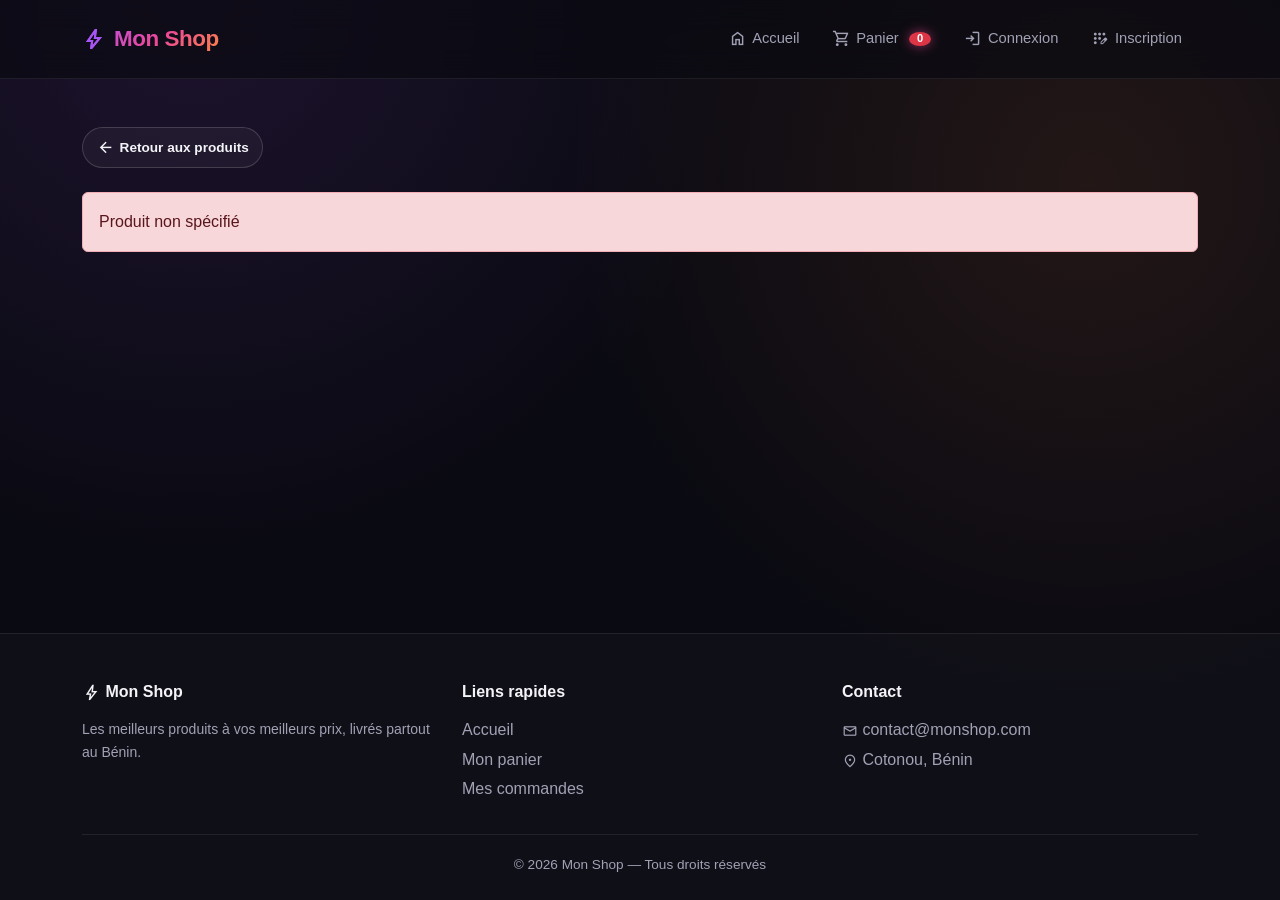
<file: frontend/product-detail.html>
<!DOCTYPE html>
<html lang="fr">
<head>
    <meta charset="UTF-8" />
    <meta name="viewport" content="width=device-width, initial-scale=1.0" />
    <title>Détail produit - Mon Shop</title>
    <link href="https://cdn.jsdelivr.net/npm/bootstrap@5.3.0/dist/css/bootstrap.min.css" rel="stylesheet" />
    <link href="https://fonts.googleapis.com/css2?family=Material+Symbols+Outlined" rel="stylesheet" />
    <link rel="stylesheet" href="css/style.css" />
</head>
<body>

    <nav class="navbar navbar-expand-lg">
        <div class="container">
            <a class="navbar-brand" href="index.html">
                <span class="material-symbols-outlined">bolt</span> Mon Shop
            </a>
            <button class="navbar-toggler" type="button" data-bs-toggle="collapse" data-bs-target="#navbarNav">
                <span class="navbar-toggler-icon"></span>
            </button>
            <div class="collapse navbar-collapse" id="navbarNav">
                <ul class="navbar-nav ms-auto">
                    <li class="nav-item"><a class="nav-link" href="index.html"><span class="material-symbols-outlined">home</span> Accueil</a></li>
                    <li class="nav-item"><a class="nav-link" href="cart.html"><span class="material-symbols-outlined">shopping_cart</span> Panier <span id="cart-count" class="badge bg-danger">0</span></a></li>
                    <li class="nav-item" id="auth-links"><a class="nav-link" href="login.html"><span class="material-symbols-outlined">login</span> Connexion</a></li>
                    <li class="nav-item" id="register-link"><a class="nav-link" href="register.html"><span class="material-symbols-outlined">app_registration</span> Inscription</a></li>
                    <li class="nav-item" id="orders-link" style="display:none;"><a class="nav-link" href="orders.html"><span class="material-symbols-outlined">receipt_long</span> Mes commandes</a></li>
                    <li class="nav-item" id="logout-link" style="display:none;"><a class="nav-link" href="#" id="logoutBtn"><span class="material-symbols-outlined">logout</span> Déconnexion</a></li>
                </ul>
            </div>
        </div>
    </nav>

    <main class="container py-5">
        <a href="index.html" class="btn-view d-inline-flex mb-4" style="width:auto;">
            <span class="material-symbols-outlined">arrow_back</span> Retour aux produits
        </a>
        <div id="product-detail" class="row g-5"></div>
    </main>

    <footer class="site-footer">
        <div class="container">
            <div class="row g-4">
                <div class="col-md-4">
                    <h6><span class="material-symbols-outlined">bolt</span> Mon Shop</h6>
                    <p class="small mb-0">Les meilleurs produits à vos meilleurs prix, livrés partout au Bénin.</p>
                </div>
                <div class="col-md-4">
                    <h6>Liens rapides</h6>
                    <p class="mb-1"><a href="index.html">Accueil</a></p>
                    <p class="mb-1"><a href="cart.html">Mon panier</a></p>
                    <p class="mb-0"><a href="orders.html">Mes commandes</a></p>
                </div>
                <div class="col-md-4">
                    <h6>Contact</h6>
                    <p class="mb-1"><span class="material-symbols-outlined" style="font-size:1rem;">mail</span> contact@monshop.com</p>
                    <p class="mb-0"><span class="material-symbols-outlined" style="font-size:1rem;">location_on</span> Cotonou, Bénin</p>
                </div>
            </div>
            <div class="footer-bottom">&copy; 2026 Mon Shop — Tous droits réservés</div>
        </div>
    </footer>

    <div class="modal fade" id="cartModal" tabindex="-1">
        <div class="modal-dialog modal-dialog-centered">
            <div class="modal-content">
                <div class="modal-header">
                    <h5 class="modal-title d-flex align-items-center gap-2">
                        <span class="material-symbols-outlined" id="modalIcon">info</span>
                        <span id="modalTitle">Panier</span>
                    </h5>
                    <button type="button" class="btn-close" data-bs-dismiss="modal"></button>
                </div>
                <div class="modal-body" id="modalBody"></div>
                <div class="modal-footer">
                    <button type="button" class="btn btn-secondary" data-bs-dismiss="modal">Fermer</button>
                </div>
            </div>
        </div>
    </div>

    <script src="https://cdn.jsdelivr.net/npm/bootstrap@5.3.0/dist/js/bootstrap.bundle.min.js"></script>
    <script type="module">
        import { isAuthenticated, logout } from './js/auth.js';
        import { loadProductDetail } from './js/product-detail.js';
        import { getCart, addToCart } from './js/cart.js';

        function updateAuthUI() {
            const isAuth = isAuthenticated();
            document.getElementById('auth-links').style.display = isAuth ? 'none' : 'block';
            document.getElementById('register-link').style.display = isAuth ? 'none' : 'block';
            document.getElementById('orders-link').style.display = isAuth ? 'block' : 'none';
            document.getElementById('logout-link').style.display = isAuth ? 'block' : 'none';
        }

        document.getElementById('logoutBtn')?.addEventListener('click', (e) => {
            e.preventDefault();
            logout();
            updateAuthUI();
            window.location.href = 'index.html';
        });

        function updateCartCount() {
            document.getElementById('cart-count').textContent = getCart().reduce((s, i) => s + i.quantity, 0);
        }

        function showModal(title, message, isSuccess = true) {
            document.getElementById('modalIcon').textContent = isSuccess ? 'check_circle' : 'error';
            document.getElementById('modalIcon').style.color = isSuccess ? 'var(--success)' : 'var(--danger)';
            document.getElementById('modalTitle').textContent = title;
            document.getElementById('modalBody').innerHTML = `
                <div class="alert ${isSuccess ? 'alert-success' : 'alert-danger'} mb-0">${message}</div>
            `;
            new bootstrap.Modal(document.getElementById('cartModal')).show();
        }

        async function displayProduct() {
            const container = document.getElementById('product-detail');
            const params = new URLSearchParams(window.location.search);
            const id = params.get('id');

            if (!id) {
                container.innerHTML = `<div class="col-12"><div class="alert alert-danger">Produit non spécifié</div></div>`;
                return;
            }

            container.innerHTML = `<div class="col-12 text-center py-5"><div class="spinner-border"></div></div>`;
            const product = await loadProductDetail(parseInt(id));

            if (!product) {
                container.innerHTML = `<div class="col-12"><div class="alert alert-danger">Produit introuvable</div></div>`;
                return;
            }

            let quantity = 1;
            const stock = product.stock;

            container.innerHTML = `
                <div class="col-md-6">
                    <div class="product-image-wrapper" style="height:420px;border-radius:var(--radius-md);">
                        <img src="${product.image || 'https://placehold.co/600x400?text=Produit'}" class="product-image" alt="${product.name}">
                        <span class="stock-badge ${stock > 0 ? 'stock-available' : 'stock-out'}">
                            ${stock > 0 ? 'En stock' : 'Rupture'}
                        </span>
                    </div>
                </div>
                <div class="col-md-6">
                    <h2 class="fw-bold mb-2">${product.name}</h2>
                    <p class="text-secondary">${product.description || 'Aucune description'}</p>
                    <div class="price fs-3 mb-2">${product.price}<span class="currency"> FCFA</span></div>
                    <p class="small text-secondary mb-4">
                        <span class="material-symbols-outlined align-middle" style="font-size:1rem;">inventory_2</span>
                        ${stock > 0 ? stock + ' unités disponibles' : 'Rupture de stock'}
                    </p>
                    ${stock > 0 ? `
                        <div class="d-flex align-items-center gap-3 mb-4">
                            <span class="fw-semibold">Quantité</span>
                            <div class="qty-control">
                                <button id="qty-minus">−</button>
                                <span id="qty-value">1</span>
                                <button id="qty-plus">+</button>
                            </div>
                        </div>
                        <div class="d-flex gap-2 flex-wrap">
                            <button id="add-to-cart-btn" class="btn btn-primary btn-lg">
                                <span class="material-symbols-outlined">add_shopping_cart</span> Ajouter au panier
                            </button>
                            <button id="buy-now-btn" class="btn btn-dark-custom btn-lg">
                                <span class="material-symbols-outlined">bolt</span> Acheter maintenant
                            </button>
                        </div>
                    ` : `
                        <button class="btn btn-secondary btn-lg" disabled>Rupture de stock</button>
                    `}
                </div>
            `;

            document.getElementById('qty-minus')?.addEventListener('click', () => {
                if (quantity > 1) {
                    quantity--;
                    document.getElementById('qty-value').textContent = quantity;
                }
            });

            document.getElementById('qty-plus')?.addEventListener('click', () => {
                if (quantity < stock) {
                    quantity++;
                    document.getElementById('qty-value').textContent = quantity;
                } else {
                    showModal('Stock limité', `Stock maximum : ${stock}`, false);
                }
            });

            document.getElementById('add-to-cart-btn')?.addEventListener('click', async function() {
                const result = await addToCart(product.id, quantity);
                updateCartCount();
                if (result.success) {
                    showModal('Ajouté au panier', result.message, true);
                } else {
                    showModal('Erreur', result.message, false);
                }
            });

            document.getElementById('buy-now-btn')?.addEventListener('click', async function() {
                const result = await addToCart(product.id, quantity);
                if (result.success) {
                    window.location.href = 'checkout.html';
                } else {
                    showModal('Erreur', result.message, false);
                }
            });
        }

        updateAuthUI();
        updateCartCount();
        displayProduct();
    </script>
</body>
</html>
</file>
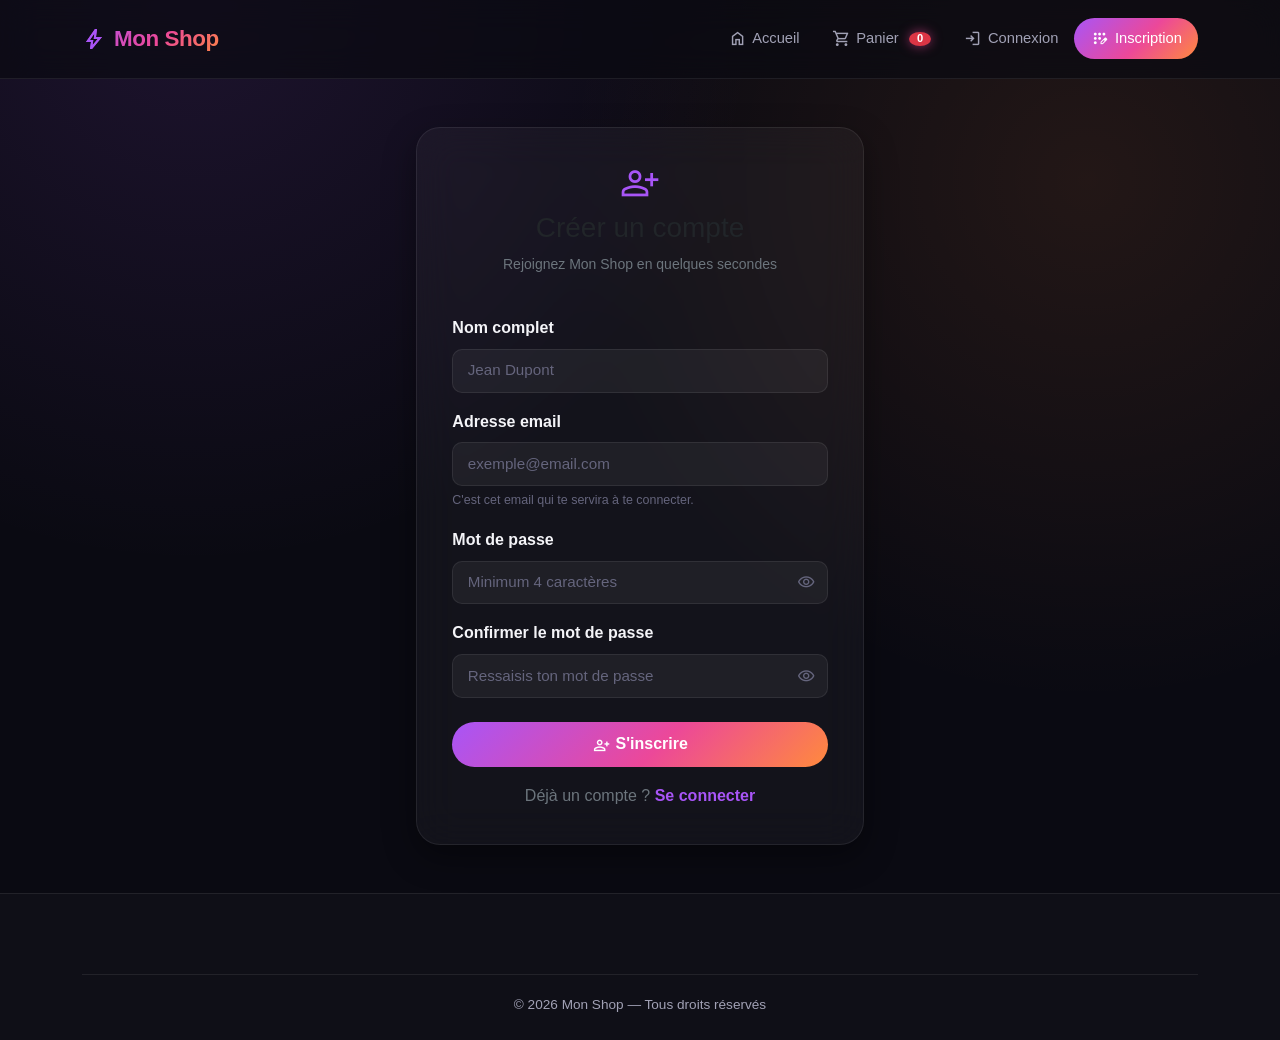
<file: frontend/register.html>
<!DOCTYPE html>
<html lang="fr">
<head>
    <meta charset="UTF-8" />
    <meta name="viewport" content="width=device-width, initial-scale=1.0" />
    <title>Inscription - Mon Shop</title>
    <link href="https://cdn.jsdelivr.net/npm/bootstrap@5.3.0/dist/css/bootstrap.min.css" rel="stylesheet" />
    <link href="https://fonts.googleapis.com/css2?family=Material+Symbols+Outlined" rel="stylesheet" />
    <link rel="stylesheet" href="css/style.css" />
</head>
<body>

    <nav class="navbar navbar-expand-lg">
        <div class="container">
            <a class="navbar-brand" href="index.html">
                <span class="material-symbols-outlined">bolt</span> Mon Shop
            </a>
            <button class="navbar-toggler" type="button" data-bs-toggle="collapse" data-bs-target="#navbarNav">
                <span class="navbar-toggler-icon"></span>
            </button>
            <div class="collapse navbar-collapse" id="navbarNav">
                <ul class="navbar-nav ms-auto">
                    <li class="nav-item"><a class="nav-link" href="index.html"><span class="material-symbols-outlined">home</span> Accueil</a></li>
                    <li class="nav-item"><a class="nav-link" href="cart.html"><span class="material-symbols-outlined">shopping_cart</span> Panier <span id="cart-count" class="badge bg-danger">0</span></a></li>
                    <li class="nav-item"><a class="nav-link" href="login.html"><span class="material-symbols-outlined">login</span> Connexion</a></li>
                    <li class="nav-item"><a class="nav-link active" href="register.html"><span class="material-symbols-outlined">app_registration</span> Inscription</a></li>
                    <li class="nav-item" id="orders-link" style="display:none;"><a class="nav-link" href="orders.html"><span class="material-symbols-outlined">receipt_long</span> Mes commandes</a></li>
                    <li class="nav-item" id="logout-link" style="display:none;"><a class="nav-link" href="#" id="logoutBtn"><span class="material-symbols-outlined">logout</span> Déconnexion</a></li>
                </ul>
            </div>
        </div>
    </nav>

    <main class="container my-4 my-md-5 px-3">
        <div class="row justify-content-center">
            <div class="col-12 col-sm-9 col-md-7 col-lg-5">
                <div class="card auth-card">
                    <div class="card-body">
                        <div class="text-center mb-4">
                            <span class="material-symbols-outlined" style="font-size:2.5rem;color:var(--accent1);">person_add</span>
                            <h1 class="h3 mt-2">Créer un compte</h1>
                            <p class="text-secondary small">Rejoignez Mon Shop en quelques secondes</p>
                        </div>

                        <form id="registerForm" novalidate>
                            <div class="mb-3">
                                <label for="name" class="form-label fw-semibold">Nom complet</label>
                                <input type="text" class="form-control" id="name" placeholder="Jean Dupont" required />
                            </div>
                            <div class="mb-3">
                                <label for="email" class="form-label fw-semibold">Adresse email</label>
                                <input type="email" class="form-control" id="email" placeholder="exemple@email.com" required />
                                <div class="form-hint">C'est cet email qui te servira à te connecter.</div>
                            </div>
                            <div class="mb-3">
                                <label for="password" class="form-label fw-semibold">Mot de passe</label>
                                <div class="password-wrapper">
                                    <input type="password" class="form-control" id="password" placeholder="Minimum 4 caractères" required />
                                    <button type="button" class="password-toggle" data-target="password">
                                        <span class="material-symbols-outlined">visibility</span>
                                    </button>
                                </div>
                            </div>
                            <div class="mb-3">
                                <label for="confirmPassword" class="form-label fw-semibold">Confirmer le mot de passe</label>
                                <div class="password-wrapper">
                                    <input type="password" class="form-control" id="confirmPassword" placeholder="Ressaisis ton mot de passe" required />
                                    <button type="button" class="password-toggle" data-target="confirmPassword">
                                        <span class="material-symbols-outlined">visibility</span>
                                    </button>
                                </div>
                                <div id="matchHint" class="form-hint"></div>
                            </div>

                            <button type="submit" class="btn btn-primary w-100 mt-2" id="registerBtn">
                                <span class="material-symbols-outlined">person_add</span> S'inscrire
                            </button>
                        </form>

                        <p class="text-center text-secondary mt-3 mb-0">
                            Déjà un compte ? <a href="login.html" style="color:var(--accent1);font-weight:600;">Se connecter</a>
                        </p>
                    </div>
                </div>
            </div>
        </div>
    </main>

    <footer class="site-footer">
        <div class="container">
            <div class="footer-bottom">&copy; 2026 Mon Shop — Tous droits réservés</div>
        </div>
    </footer>

    <div class="modal fade" id="messageModal" tabindex="-1" data-bs-backdrop="static">
        <div class="modal-dialog modal-dialog-centered">
            <div class="modal-content">
                <div class="modal-header">
                    <h5 class="modal-title d-flex align-items-center gap-2">
                        <span class="material-symbols-outlined" id="messageModalIcon">info</span>
                        <span id="messageModalTitle">Message</span>
                    </h5>
                    <button type="button" class="btn-close" data-bs-dismiss="modal"></button>
                </div>
                <div class="modal-body" id="messageModalBody"></div>
                <div class="modal-footer">
                    <button type="button" class="btn btn-secondary" data-bs-dismiss="modal">Fermer</button>
                </div>
            </div>
        </div>
    </div>

    <script src="https://cdn.jsdelivr.net/npm/bootstrap@5.3.0/dist/js/bootstrap.bundle.min.js"></script>
    <script type="module">
        import { register, isAuthenticated, logout } from './js/auth.js';
        import { getCart } from './js/cart.js';

        function updateAuthUI() {
            const isAuth = isAuthenticated();
            document.getElementById('orders-link').style.display = isAuth ? 'block' : 'none';
            document.getElementById('logout-link').style.display = isAuth ? 'block' : 'none';
        }

        document.getElementById('logoutBtn')?.addEventListener('click', (e) => {
            e.preventDefault();
            logout();
            updateAuthUI();
            window.location.href = 'index.html';
        });

        document.querySelectorAll('.password-toggle').forEach(btn => {
            btn.addEventListener('click', () => {
                const input = document.getElementById(btn.dataset.target);
                const icon = btn.querySelector('.material-symbols-outlined');
                if (input.type === 'password') {
                    input.type = 'text';
                    icon.textContent = 'visibility_off';
                } else {
                    input.type = 'password';
                    icon.textContent = 'visibility';
                }
            });
        });

        const pwd = document.getElementById('password');
        const confirmPwd = document.getElementById('confirmPassword');
        const matchHint = document.getElementById('matchHint');

        function checkMatch() {
            if (!confirmPwd.value) {
                matchHint.textContent = '';
                matchHint.className = 'form-hint';
                return;
            }
            if (pwd.value === confirmPwd.value) {
                matchHint.textContent = 'Les mots de passe correspondent';
                matchHint.className = 'form-hint text-success';
            } else {
                matchHint.textContent = 'Les mots de passe ne correspondent pas';
                matchHint.className = 'form-hint text-danger';
            }
        }
        pwd.addEventListener('input', checkMatch);
        confirmPwd.addEventListener('input', checkMatch);

        function showModal(title, message, isSuccess = true) {
            document.getElementById('messageModalIcon').textContent = isSuccess ? 'check_circle' : 'error';
            document.getElementById('messageModalIcon').style.color = isSuccess ? 'var(--success)' : 'var(--danger)';
            document.getElementById('messageModalTitle').textContent = title;
            document.getElementById('messageModalBody').innerHTML = `
                <div class="alert ${isSuccess ? 'alert-success' : 'alert-danger'} mb-0">${message}</div>
            `;
            new bootstrap.Modal(document.getElementById('messageModal')).show();
        }

        document.getElementById('registerForm').addEventListener('submit', async (e) => {
            e.preventDefault();

            const name = document.getElementById('name').value.trim();
            const email = document.getElementById('email').value.trim();
            const password = document.getElementById('password').value;
            const confirmPassword = document.getElementById('confirmPassword').value;

            if (!name || !email || !password || !confirmPassword) {
                showModal('Champs manquants', 'Veuillez remplir tous les champs.', false);
                return;
            }
            if (!email.includes('@') || !email.includes('.')) {
                showModal('Email invalide', 'Veuillez entrer une adresse email valide.', false);
                return;
            }
            if (password.length < 4) {
                showModal('Mot de passe trop court', 'Le mot de passe doit contenir au moins 4 caractères.', false);
                return;
            }
            if (password !== confirmPassword) {
                showModal('Mots de passe différents', 'Les mots de passe ne correspondent pas.', false);
                return;
            }

            const btn = document.getElementById('registerBtn');
            btn.disabled = true;
            btn.innerHTML = '<span class="spinner-border spinner-border-sm"></span> Création...';

            try {
                const result = await register(name, email, password);
                btn.disabled = false;
                btn.innerHTML = '<span class="material-symbols-outlined">person_add</span> S\'inscrire';

                if (result === "Compte créé avec succès") {
                    showModal('Inscription réussie', `
                        Votre compte a été créé avec succès !<br><br>
                        <strong>Email :</strong> ${email}<br>
                        Vous pouvez maintenant vous connecter avec cet email.
                    `, true);
                    document.getElementById('registerForm').reset();
                    matchHint.textContent = '';
                } else {
                    showModal('Erreur', typeof result === 'string' ? result : 'Une erreur est survenue.', false);
                }
            } catch (err) {
                btn.disabled = false;
                btn.innerHTML = '<span class="material-symbols-outlined">person_add</span> S\'inscrire';
                showModal('Erreur réseau', 'Impossible de contacter le serveur.', false);
            }
        });

        function updateCartCount() {
            const total = getCart().reduce((sum, item) => sum + item.quantity, 0);
            const cartCount = document.getElementById('cart-count');
            if (cartCount) cartCount.textContent = total;
        }

        updateCartCount();
        updateAuthUI();
    </script>
</body>
</html>
</file>
<file: frontend/css/style.css>
:root {
    --bg: #0a0a12;
    --bg-elevated: #12121e;
    --surface: #16162622;
    --surface-solid: #16162a;
    --border: rgba(255,255,255,0.08);
    --border-strong: rgba(255,255,255,0.16);

    --accent1: #a855f7;
    --accent2: #ec4899;
    --accent3: #ff8a3d;
    --gradient: linear-gradient(135deg, var(--accent1) 0%, var(--accent2) 55%, var(--accent3) 100%);
    --gradient-soft: linear-gradient(135deg, rgba(168,85,247,0.15) 0%, rgba(236,72,153,0.15) 55%, rgba(255,138,61,0.15) 100%);

    --success: #22e0a0;
    --danger: #ff4d6d;

    --text: #f4f4f8;
    --text-secondary: #a1a1b5;
    --text-light: #65657d;

    --shadow-glow: 0 8px 40px rgba(168,85,247,0.25);
    --shadow-md: 0 12px 32px rgba(0,0,0,0.4);
    --radius-sm: 10px;
    --radius-md: 16px;
    --radius-lg: 24px;
}

* { margin:0; padding:0; box-sizing:border-box; }
html, body { height:100%; }

body {
    font-family: 'Segoe UI', -apple-system, BlinkMacSystemFont, Roboto, sans-serif;
    background: var(--bg);
    color: var(--text);
    display: flex;
    flex-direction: column;
    min-height: 100vh;
    line-height: 1.6;
    background-image:
        radial-gradient(circle at 15% 0%, rgba(168,85,247,0.12) 0%, transparent 40%),
        radial-gradient(circle at 85% 20%, rgba(255,138,61,0.10) 0%, transparent 40%);
    background-attachment: fixed;
}

main { flex:1; }
a { text-decoration:none; }
::selection { background: var(--accent1); color: #fff; }

.material-symbols-outlined {
    font-size: 1.2rem;
    line-height: 1;
    vertical-align: middle;
    display: inline-flex;
    align-items: center;
    justify-content: center;
}

/* ============ NAVBAR GLASS ============ */
.navbar {
    background: rgba(10,10,18,0.7) !important;
    backdrop-filter: blur(16px);
    -webkit-backdrop-filter: blur(16px);
    border-bottom: 1px solid var(--border);
    padding: 1rem 0;
}
.navbar-brand {
    font-weight: 800;
    font-size: 1.4rem;
    display: inline-flex;
    align-items: center;
    gap: 0.5rem;
    letter-spacing: -0.02em;
    background: var(--gradient);
    -webkit-background-clip: text;
    background-clip: text;
    -webkit-text-fill-color: transparent;
}
.navbar-brand .material-symbols-outlined {
    -webkit-text-fill-color: initial;
    color: var(--accent1);
    font-size: 1.5rem;
}

.nav-link {
    color: var(--text-secondary) !important;
    font-weight: 500;
    font-size: 0.92rem;
    padding: 0.55rem 1rem !important;
    border-radius: 30px;
    transition: all 0.25s ease;
    display: inline-flex;
    align-items: center;
    gap: 0.35rem;
}
.nav-link:hover { color: var(--text) !important; background: rgba(255,255,255,0.06); }
.nav-link.active {
    color: #fff !important;
    background: var(--gradient);
}

#cart-count {
    background: var(--accent2);
    color: #fff;
    border-radius: 50%;
    padding: 0.1rem 0.5rem;
    font-size: 0.7rem;
    font-weight: 700;
    min-width: 1.2rem;
    text-align: center;
    margin-left: 0.3rem;
    box-shadow: 0 0 12px rgba(236,72,153,0.6);
}

.navbar-toggler { border-color: var(--border-strong) !important; }
.navbar-toggler-icon { filter: invert(1); }

/* ============ HERO ============ */
.hero-section {
    padding: 90px 20px 60px;
    text-align: center;
    position: relative;
    overflow: hidden;
}
.hero-title {
    font-size: 3.2rem;
    font-weight: 800;
    letter-spacing: -0.03em;
    line-height: 1.1;
}
.hero-title .highlight {
    background: var(--gradient);
    -webkit-background-clip: text;
    background-clip: text;
    -webkit-text-fill-color: transparent;
}
.hero-subtitle {
    font-size: 1.1rem;
    color: var(--text-secondary);
    max-width: 540px;
    margin: 18px auto 0;
}

/* ============ SEARCH & FILTERS (glass bar) ============ */
.filters-bar {
    background: rgba(255,255,255,0.04);
    backdrop-filter: blur(20px);
    -webkit-backdrop-filter: blur(20px);
    border: 1px solid var(--border);
    border-radius: var(--radius-lg);
    padding: 1.1rem;
    margin-top: 20px;
    position: relative;
    z-index: 5;
    box-shadow: var(--shadow-md);
}

.search-wrapper {
    position: relative;
    background: rgba(255,255,255,0.05);
    border-radius: 30px;
    border: 1px solid var(--border);
    transition: all 0.3s ease;
}
.search-wrapper:focus-within {
    border-color: var(--accent1);
    box-shadow: 0 0 0 4px rgba(168,85,247,0.15);
}
.search-icon {
    position: absolute;
    left: 16px;
    top: 50%;
    transform: translateY(-50%);
    color: var(--text-light);
    font-size: 1.3rem;
}
.search-input { color: var(--text) !important; }
.search-input::placeholder { color: var(--text-light); }

.form-control, .form-select {
    background: rgba(255,255,255,0.05);
    border: 1px solid var(--border);
    color: var(--text);
    border-radius: var(--radius-sm);
    padding: 0.6rem 0.9rem;
    font-size: 0.95rem;
    transition: all 0.2s ease;
}
.form-control::placeholder { color: var(--text-light); }
.form-control:focus, .form-select:focus {
    background: rgba(255,255,255,0.07);
    border-color: var(--accent1);
    box-shadow: 0 0 0 4px rgba(168,85,247,0.15);
    outline: none;
    color: var(--text);
}
.form-select option { background: var(--surface-solid); color: var(--text); }

/* ============ PRODUCT CARDS (glass + glow hover) ============ */
.product-card {
    border: 1px solid var(--border);
    border-radius: var(--radius-md);
    overflow: hidden;
    background: rgba(255,255,255,0.03);
    backdrop-filter: blur(10px);
    -webkit-backdrop-filter: blur(10px);
    transition: all 0.35s cubic-bezier(0.4,0,0.2,1);
    height: 100%;
    display: flex;
    flex-direction: column;
    position: relative;
}
.product-card::before {
    content: '';
    position: absolute;
    inset: 0;
    padding: 1px;
    border-radius: var(--radius-md);
    background: var(--gradient);
    -webkit-mask: linear-gradient(#fff 0 0) content-box, linear-gradient(#fff 0 0);
    -webkit-mask-composite: xor;
    mask-composite: exclude;
    opacity: 0;
    transition: opacity 0.35s ease;
    pointer-events: none;
}
.product-card:hover {
    transform: translateY(-6px);
    box-shadow: var(--shadow-glow);
}
.product-card:hover::before { opacity: 1; }

.product-image-wrapper {
    position: relative;
    overflow: hidden;
    height: 210px;
    background: var(--bg-elevated);
}
.product-image {
    width: 100%;
    height: 100%;
    object-fit: cover;
    transition: transform 0.5s ease;
}
.product-card:hover .product-image { transform: scale(1.08); }

.stock-badge {
    position: absolute;
    top: 12px;
    left: 12px;
    padding: 0.3rem 0.75rem;
    border-radius: 20px;
    font-size: 0.68rem;
    font-weight: 700;
    text-transform: uppercase;
    letter-spacing: 0.03em;
    backdrop-filter: blur(6px);
}
.stock-available { background: rgba(34,224,160,0.9); color: #05261c; }
.stock-out { background: rgba(255,77,109,0.9); color: #fff; }

.card-body { padding: 1.1rem 1.2rem 1.2rem; display: flex; flex-direction: column; flex:1; }
.card-title {
    font-weight: 600;
    font-size: 0.97rem;
    color: var(--text);
    margin-bottom: 0.3rem;
    display: -webkit-box;
    -webkit-line-clamp: 2;
    -webkit-box-orient: vertical;
    overflow: hidden;
    min-height: 2.6em;
}
.product-desc {
    font-size: 0.82rem;
    color: var(--text-secondary);
    margin-bottom: 0.7rem;
}
.price {
    font-weight: 800;
    font-size: 1.25rem;
    background: var(--gradient);
    -webkit-background-clip: text;
    background-clip: text;
    -webkit-text-fill-color: transparent;
}
.price .currency {
    font-size: 0.7rem;
    font-weight: 600;
    color: var(--text-secondary);
    -webkit-text-fill-color: var(--text-secondary);
    margin-left: 2px;
}

.card-actions { margin-top: auto; display: flex; gap: 0.5rem; padding-top: 0.8rem; }

.btn-view {
    flex: 1;
    background: rgba(255,255,255,0.04);
    color: var(--text);
    border: 1px solid var(--border-strong);
    padding: 0.55rem 0.8rem;
    border-radius: 30px;
    font-weight: 600;
    font-size: 0.85rem;
    display: inline-flex;
    align-items: center;
    justify-content: center;
    gap: 0.3rem;
    transition: all 0.25s ease;
}
.btn-view:hover {
    border-color: var(--accent1);
    color: #fff;
    background: rgba(168,85,247,0.12);
}

.btn-add-cart {
    background: var(--gradient);
    color: #fff;
    border: none;
    border-radius: 30px;
    width: 44px;
    flex-shrink: 0;
    display: flex;
    align-items: center;
    justify-content: center;
    transition: all 0.3s cubic-bezier(0.4,0,0.2,1);
    cursor: pointer;
}
.btn-add-cart:hover { transform: scale(1.1) rotate(-6deg); box-shadow: 0 0 20px rgba(168,85,247,0.5); }
.btn-add-cart:active { transform: scale(0.92); }
.btn-add-cart:disabled, .btn-add-cart.disabled {
    background: rgba(255,255,255,0.06);
    cursor: not-allowed;
    color: var(--text-light);
}

/* ============ BUTTONS GÉNÉRIQUES ============ */
.btn-primary {
    background: var(--gradient) !important;
    color: #fff !important;
    border: none !important;
    padding: 0.65rem 1.4rem;
    border-radius: 30px;
    font-weight: 600;
    transition: all 0.25s ease;
}
.btn-primary:hover { transform: translateY(-2px); box-shadow: var(--shadow-glow); }

.btn-dark-custom {
    background: rgba(255,255,255,0.06);
    border: 1px solid var(--border-strong);
    color: var(--text);
    padding: 0.65rem 1.4rem;
    border-radius: 30px;
    font-weight: 600;
}
.btn-dark-custom:hover { background: rgba(255,255,255,0.1); color: #fff; }

/* ============ PANIER ============ */
.cart-item-card {
    border: 1px solid var(--border);
    border-radius: var(--radius-md);
    background: rgba(255,255,255,0.03);
    backdrop-filter: blur(10px);
    transition: all 0.25s ease;
}
.cart-item-card:hover { border-color: var(--border-strong); }
.cart-item-img {
    width: 84px;
    height: 84px;
    object-fit: cover;
    border-radius: var(--radius-sm);
    background: var(--bg-elevated);
}
.qty-control {
    display: inline-flex;
    align-items: center;
    border: 1px solid var(--border-strong);
    border-radius: 30px;
    overflow: hidden;
    background: rgba(255,255,255,0.03);
}
.qty-control button {
    background: transparent;
    border: none;
    width: 32px;
    height: 32px;
    font-weight: 700;
    color: var(--text);
}
.qty-control button:hover { background: rgba(255,255,255,0.08); color: var(--accent1); }
.qty-control span { padding: 0 0.7rem; font-weight: 700; min-width: 24px; text-align: center; }

.cart-summary-box {
    background: rgba(255,255,255,0.04);
    backdrop-filter: blur(16px);
    border-radius: var(--radius-md);
    padding: 1.6rem;
    border: 1px solid var(--border);
}

/* ============ EMPTY / SPINNER ============ */
.spinner-border { width: 3rem; height: 3rem; color: var(--accent1); }
.empty-state { text-align: center; padding: 70px 20px; }
.empty-state .material-symbols-outlined { font-size: 4rem; color: var(--text-light); margin-bottom: 1rem; }
.empty-state h3 { color: var(--text); margin-bottom: 0.5rem; }
.empty-state p { color: var(--text-secondary); }

/* ============ AUTH CARDS ============ */
.auth-card {
    border: 1px solid var(--border);
    border-radius: var(--radius-lg);
    background: rgba(255,255,255,0.04);
    backdrop-filter: blur(20px);
    box-shadow: var(--shadow-md);
}
.auth-card .card-body { padding: 2.2rem; }
.form-label { color: var(--text); }

/* ============ PASSWORD TOGGLE ============ */
.password-wrapper { position: relative; display: flex; align-items: center; }
.password-wrapper .form-control { padding-right: 44px; width: 100%; }
.password-toggle {
    position: absolute;
    right: 6px;
    background: transparent;
    border: none;
    color: var(--text-light);
    width: 32px;
    height: 32px;
    display: flex;
    align-items: center;
    justify-content: center;
    border-radius: 50%;
    cursor: pointer;
    transition: all 0.2s ease;
    padding: 0;
}
.password-toggle:hover { color: var(--accent1); background: rgba(168,85,247,0.12); }
.password-toggle .material-symbols-outlined { font-size: 1.15rem; }
.form-hint { font-size: 0.78rem; color: var(--text-light); margin-top: 0.3rem; }

/* ============ FOOTER ============ */
footer.site-footer {
    flex-shrink: 0;
    margin-top: auto;
    background: rgba(255,255,255,0.02);
    border-top: 1px solid var(--border);
    color: var(--text-secondary);
    padding: 3rem 0 1.5rem;
}
footer.site-footer h6 { color: var(--text); font-weight: 700; margin-bottom: 1rem; }
footer.site-footer a { color: var(--text-secondary); transition: color 0.2s ease; }
footer.site-footer a:hover { color: var(--accent1); }
footer.site-footer .footer-bottom {
    border-top: 1px solid var(--border);
    margin-top: 2rem;
    padding-top: 1.2rem;
    font-size: 0.85rem;
    text-align: center;
}

/* ============ RESPONSIVE ============ */
@media (max-width: 768px) {
    .hero-title { font-size: 2.1rem; }
    .hero-section { padding: 55px 16px 40px; }
    .product-image-wrapper { height: 170px; }
    .navbar-brand { font-size: 1.15rem; }
    .filters-bar { margin-top: 15px; }
}
@media (max-width: 576px) {
    .auth-card .card-body { padding: 1.4rem; }
    .auth-card h1.h3 { font-size: 1.4rem; }
}
</file>
